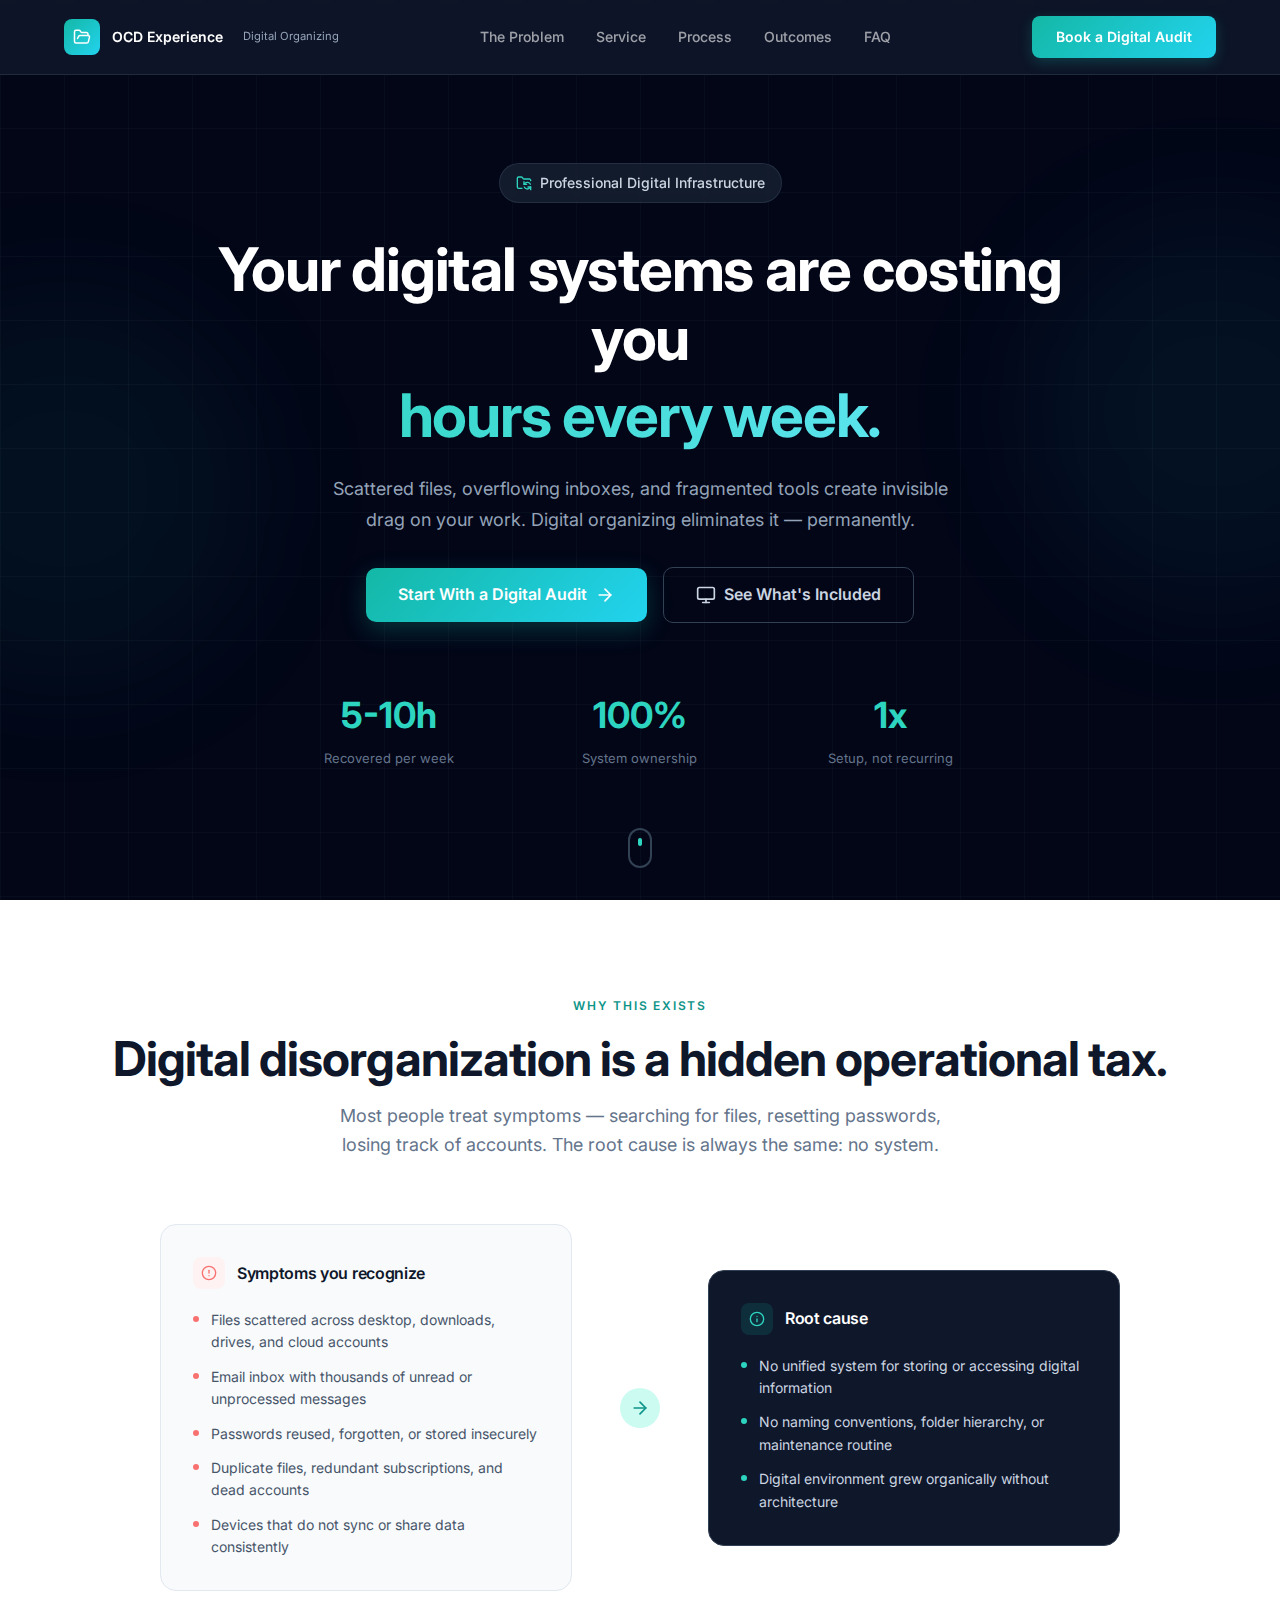
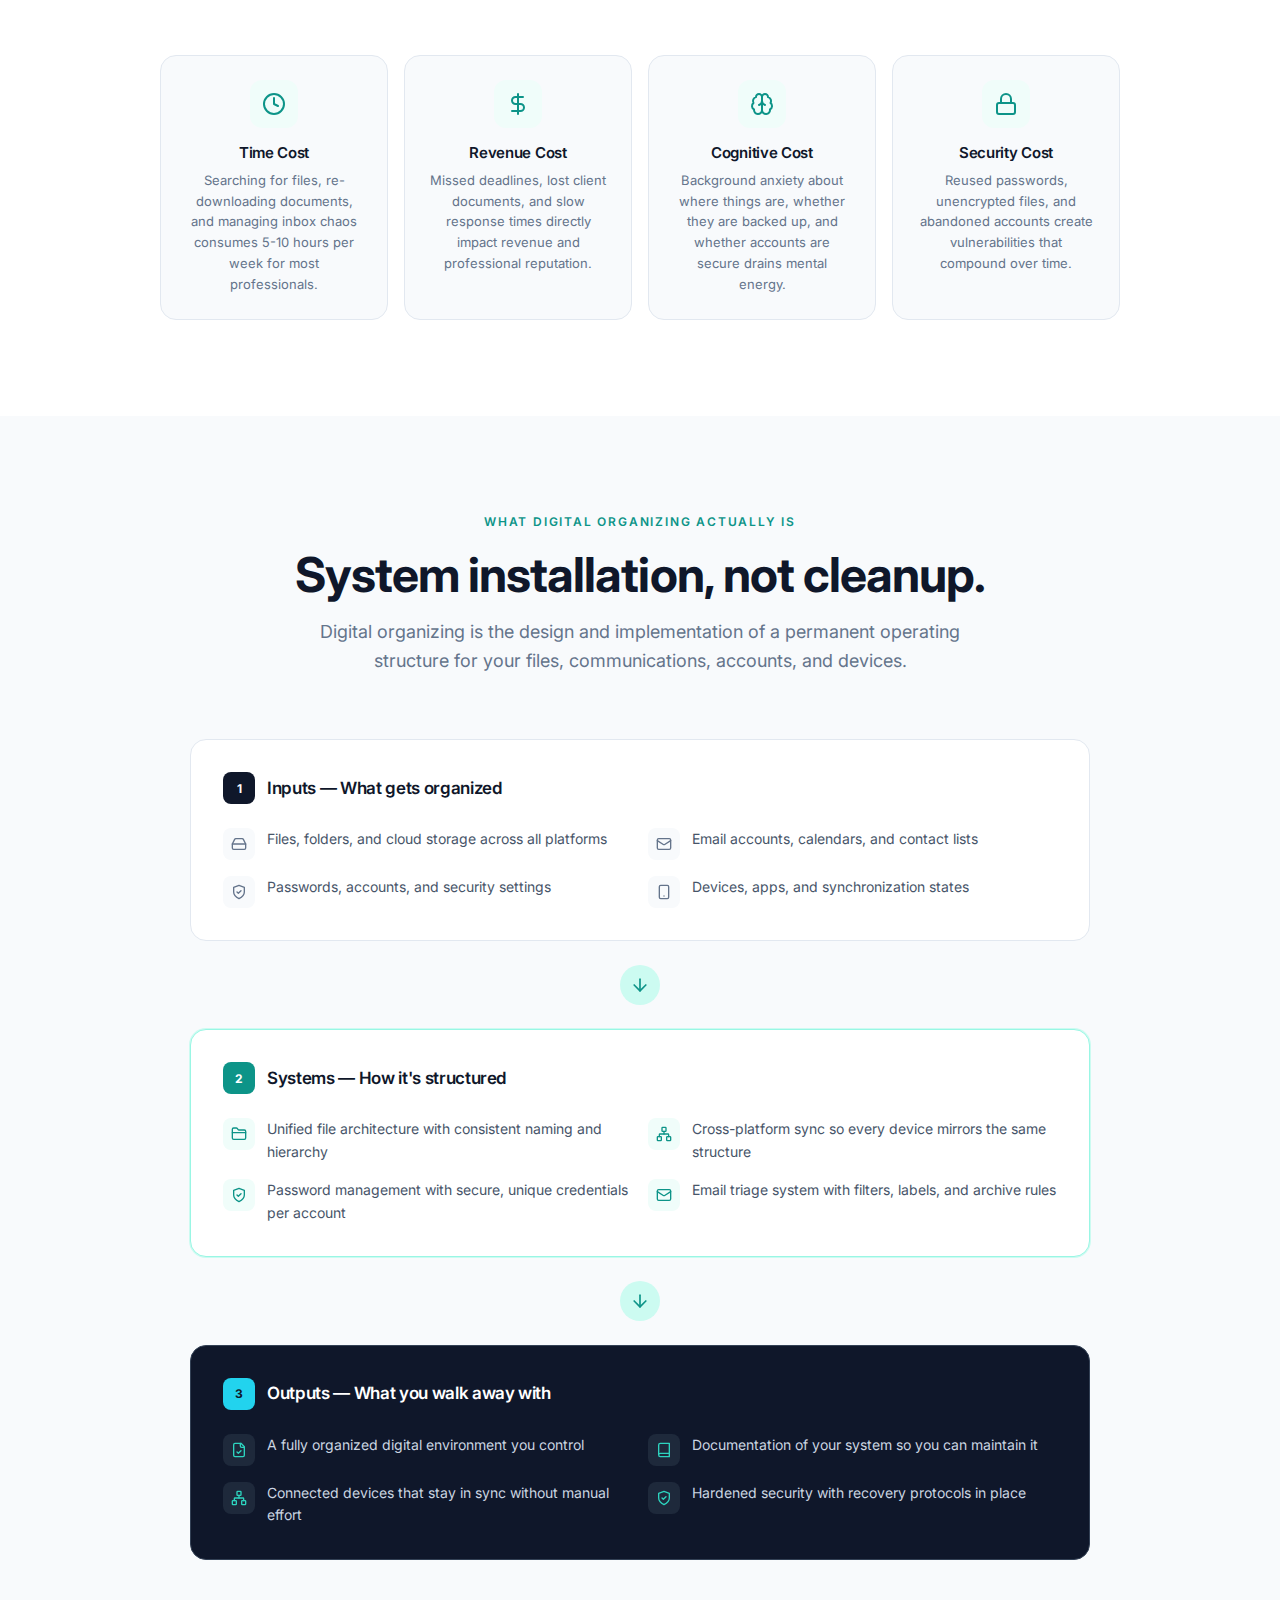
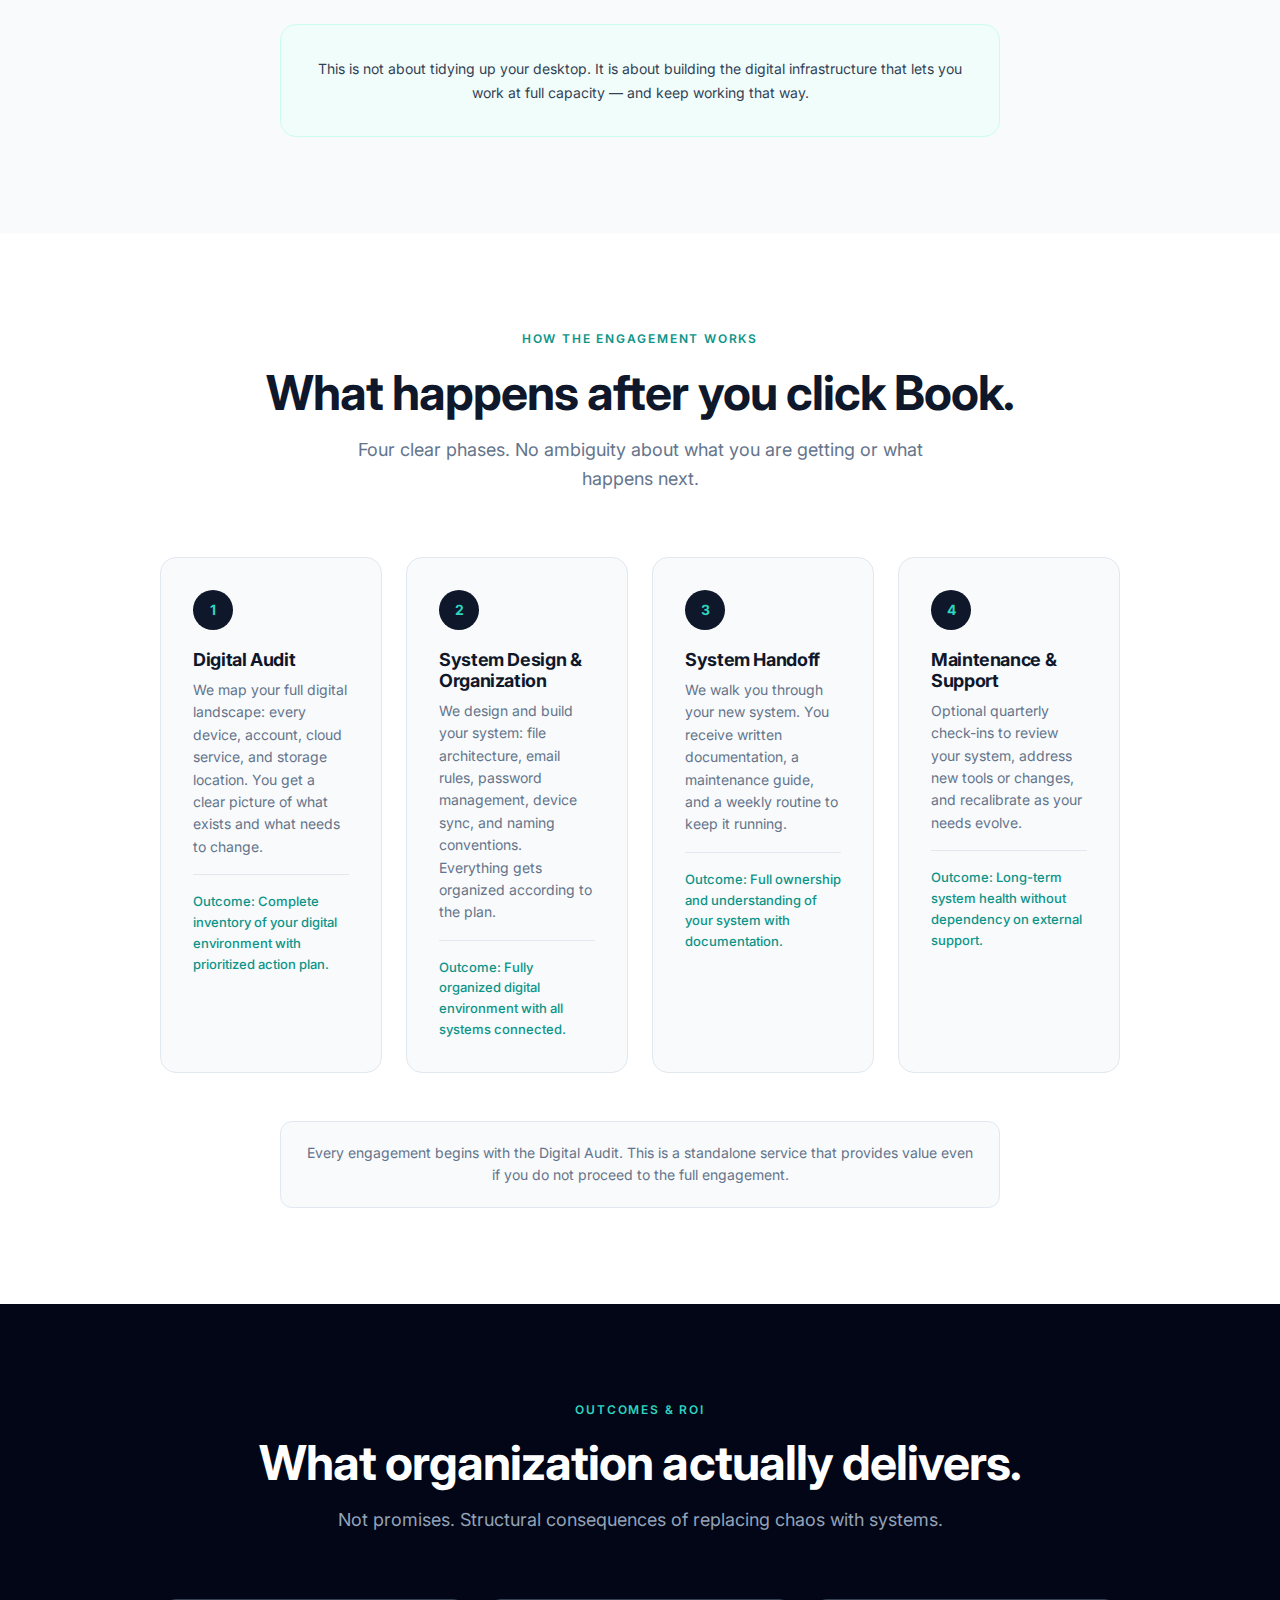
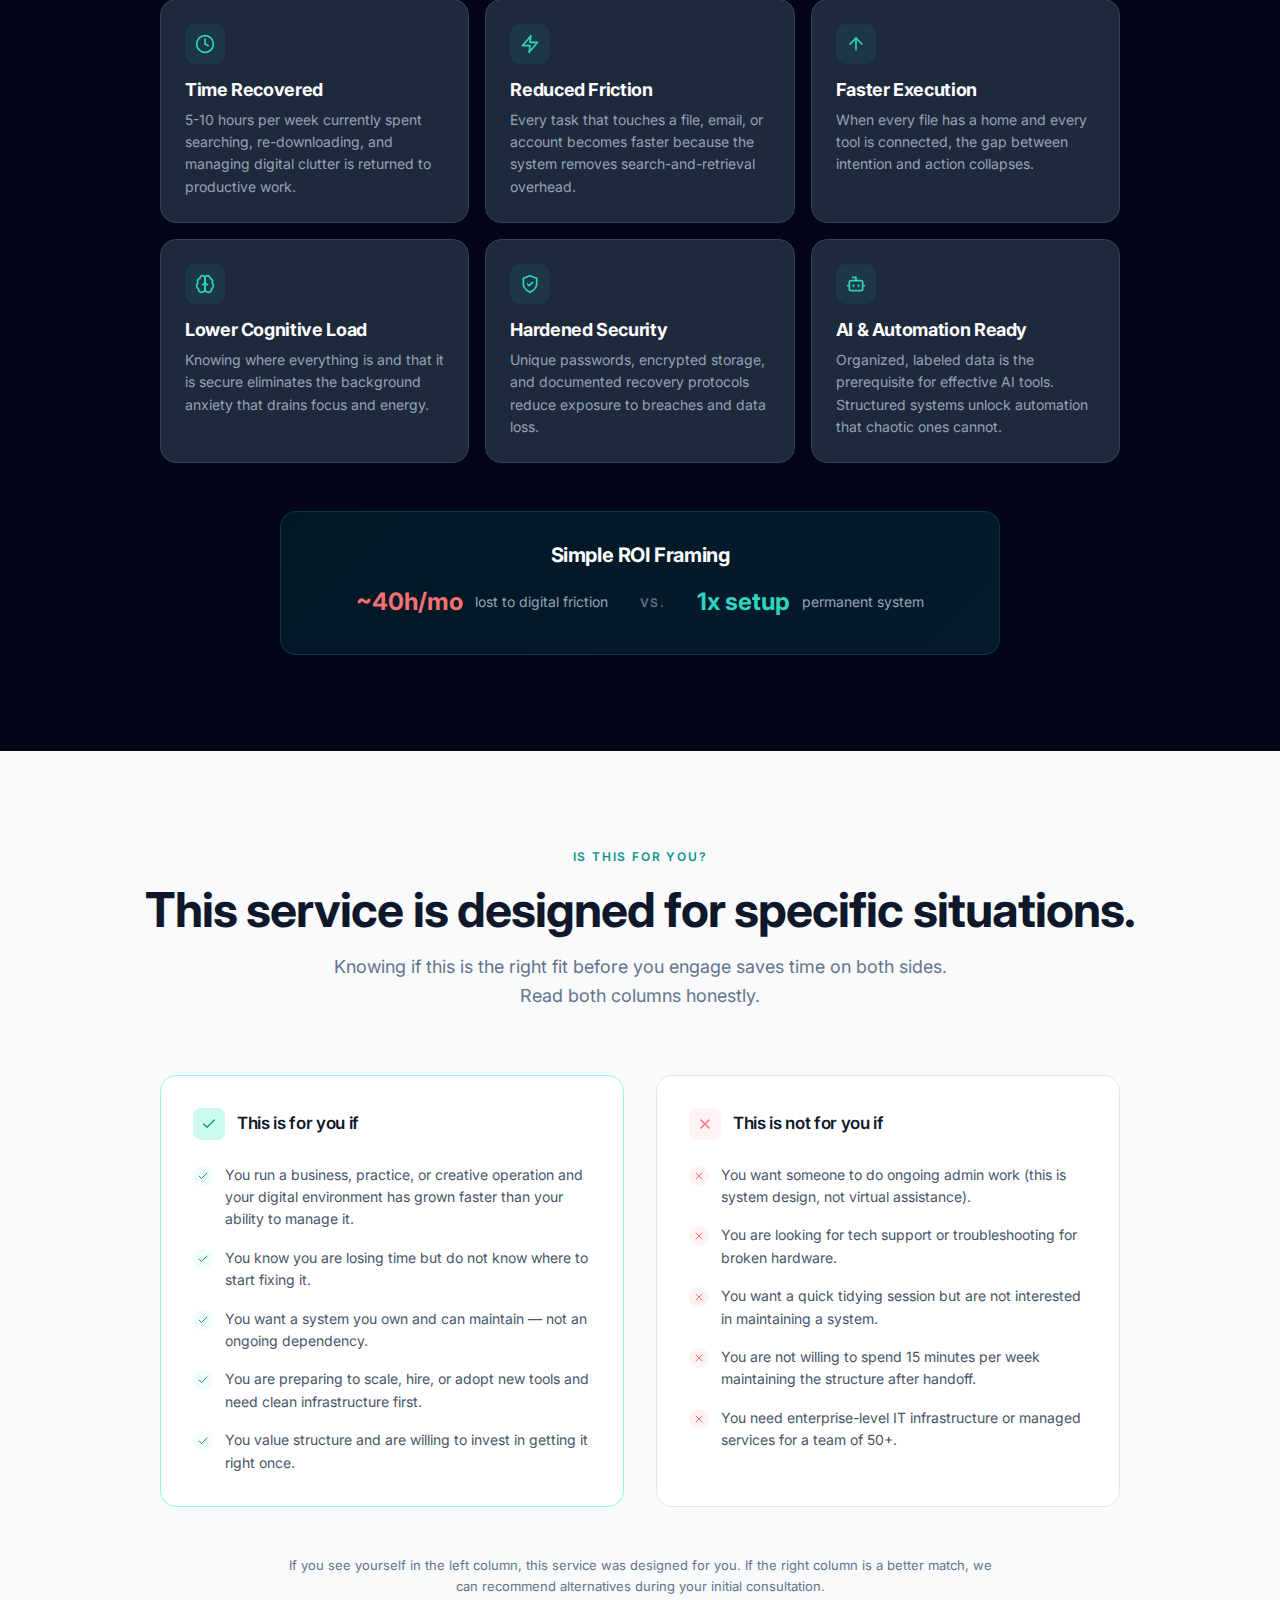
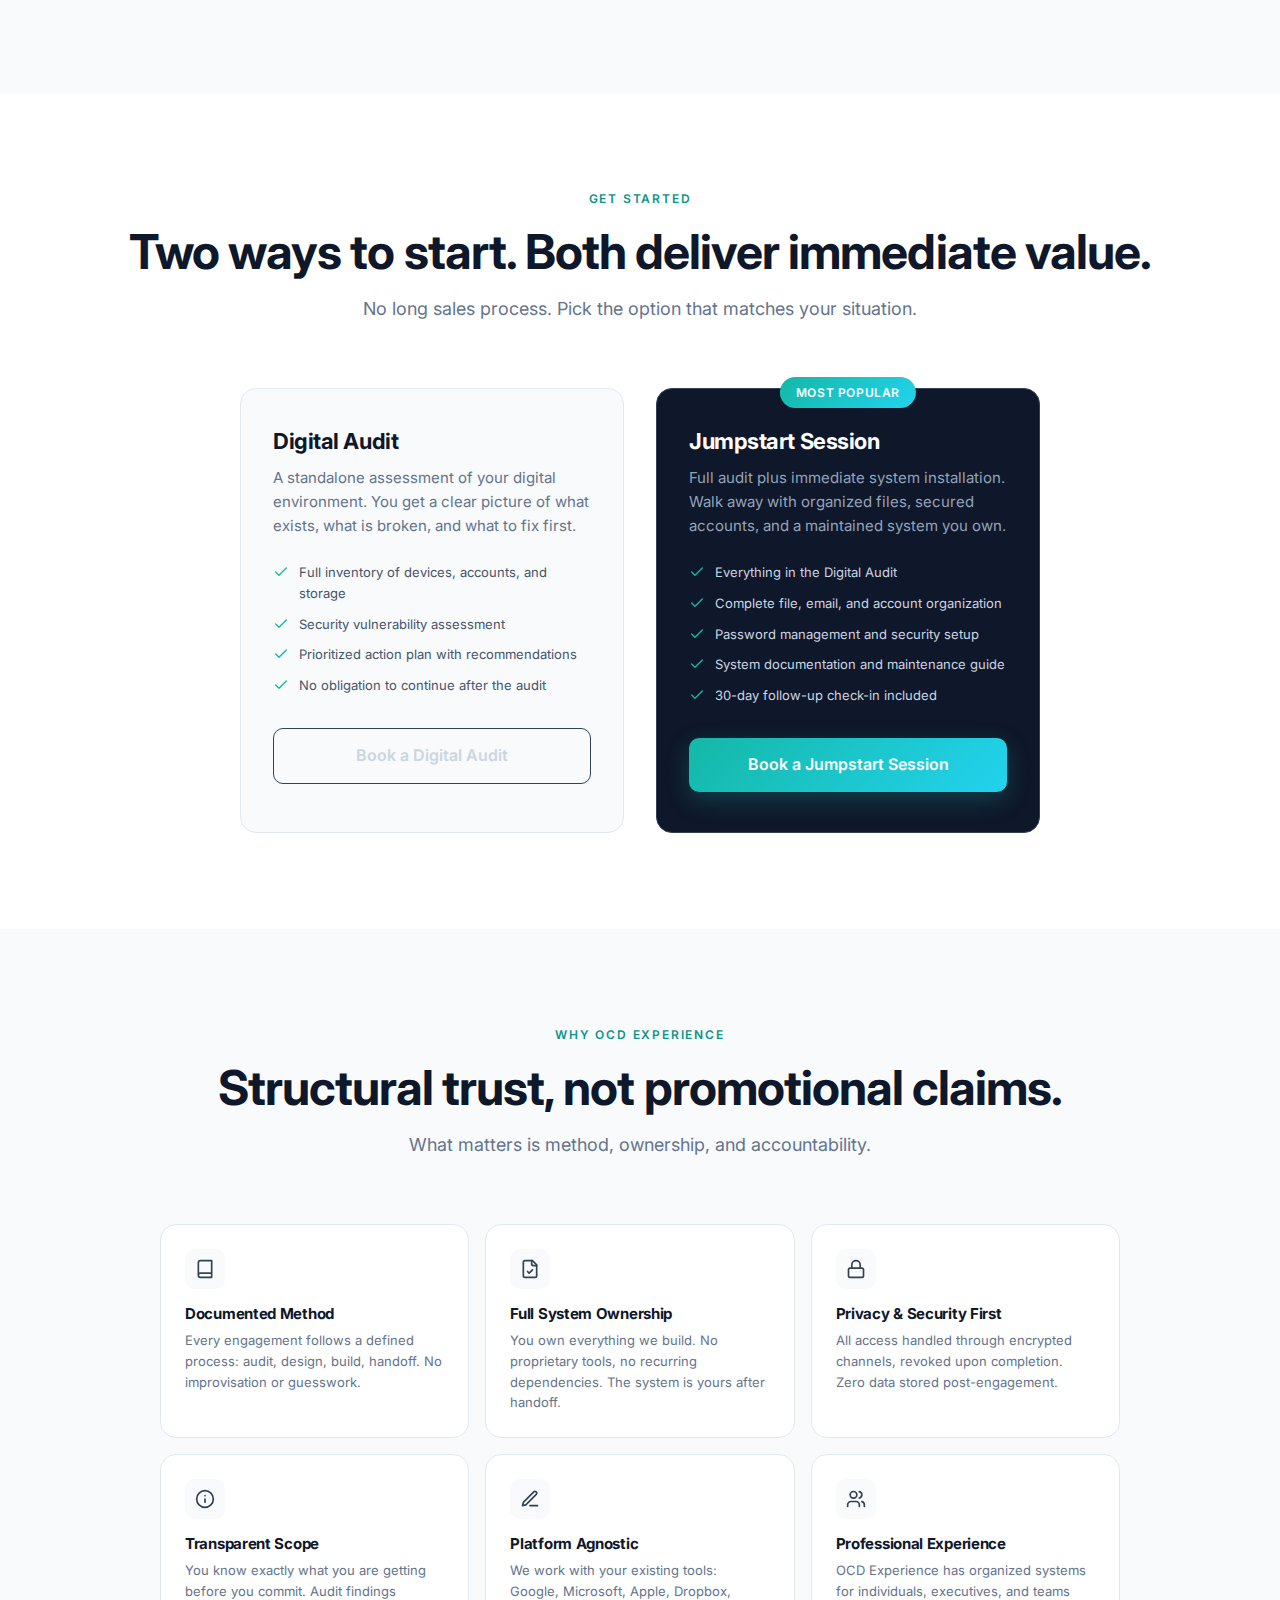
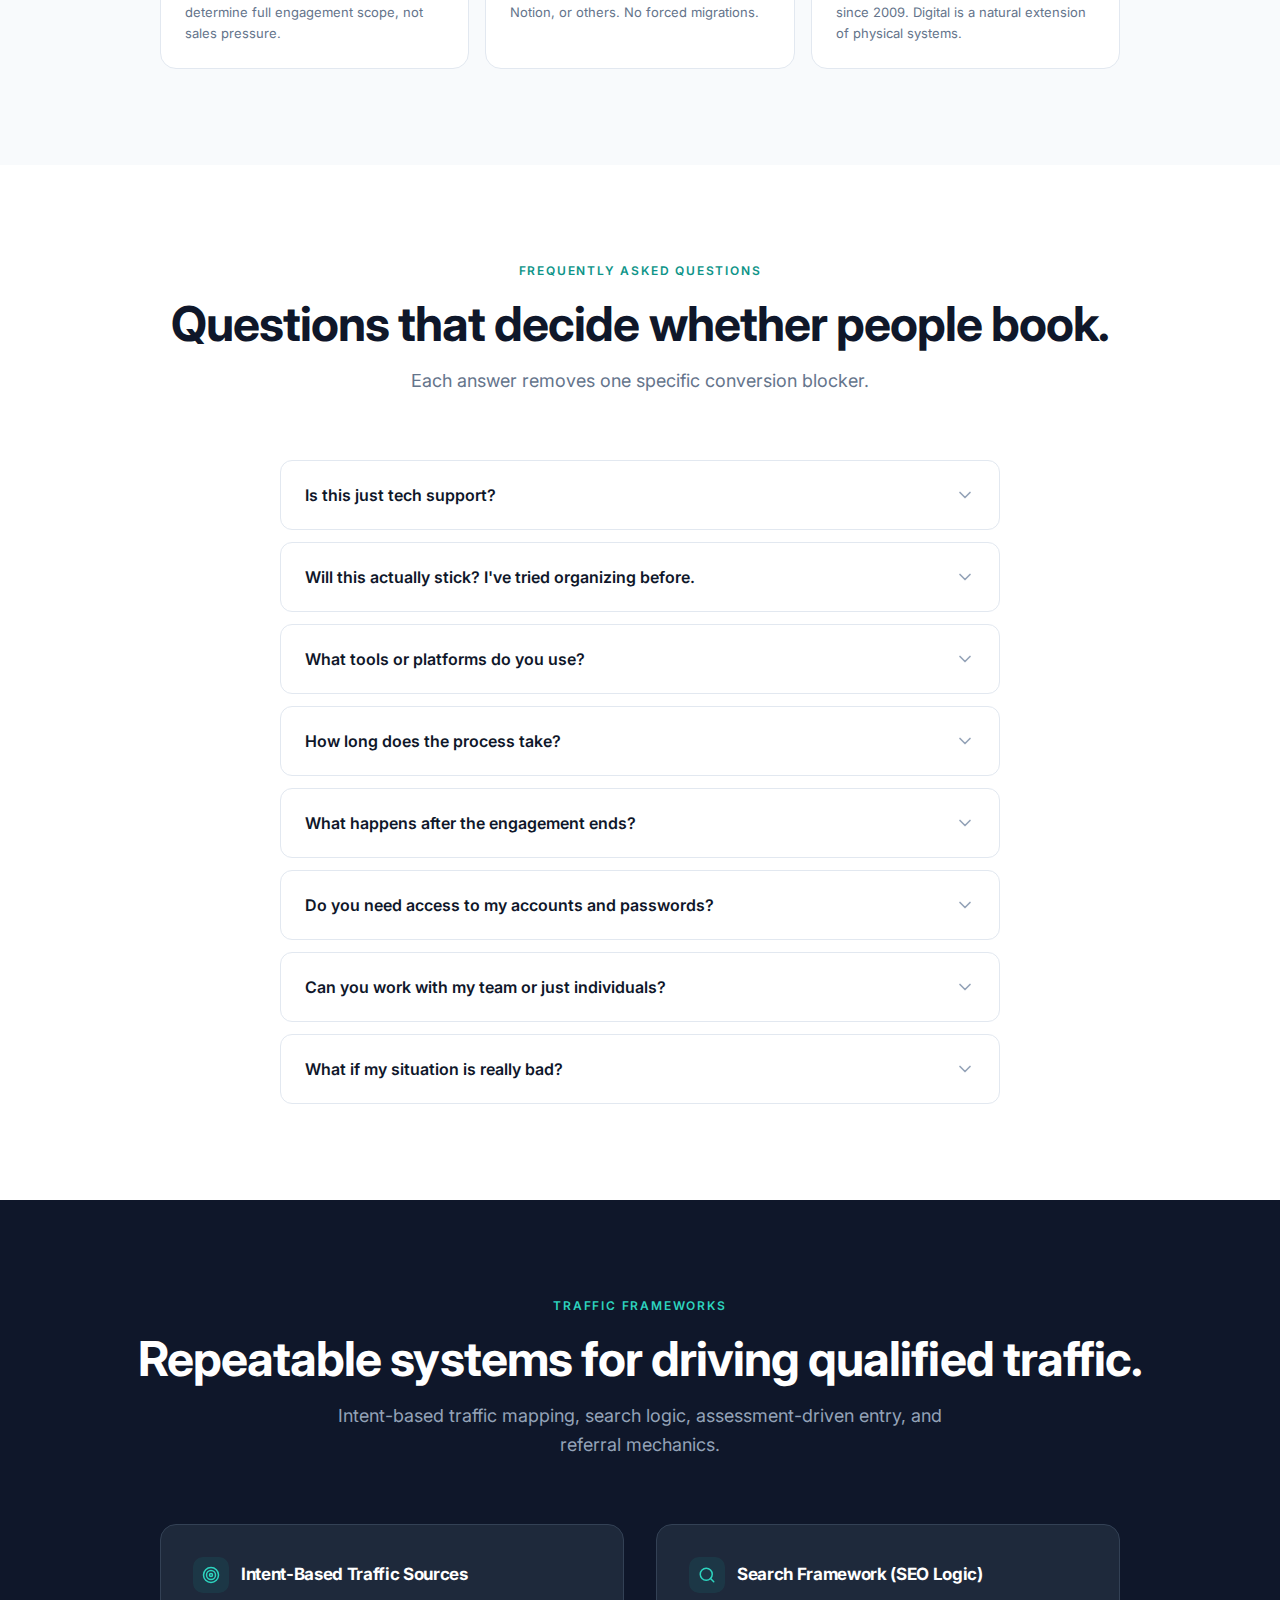
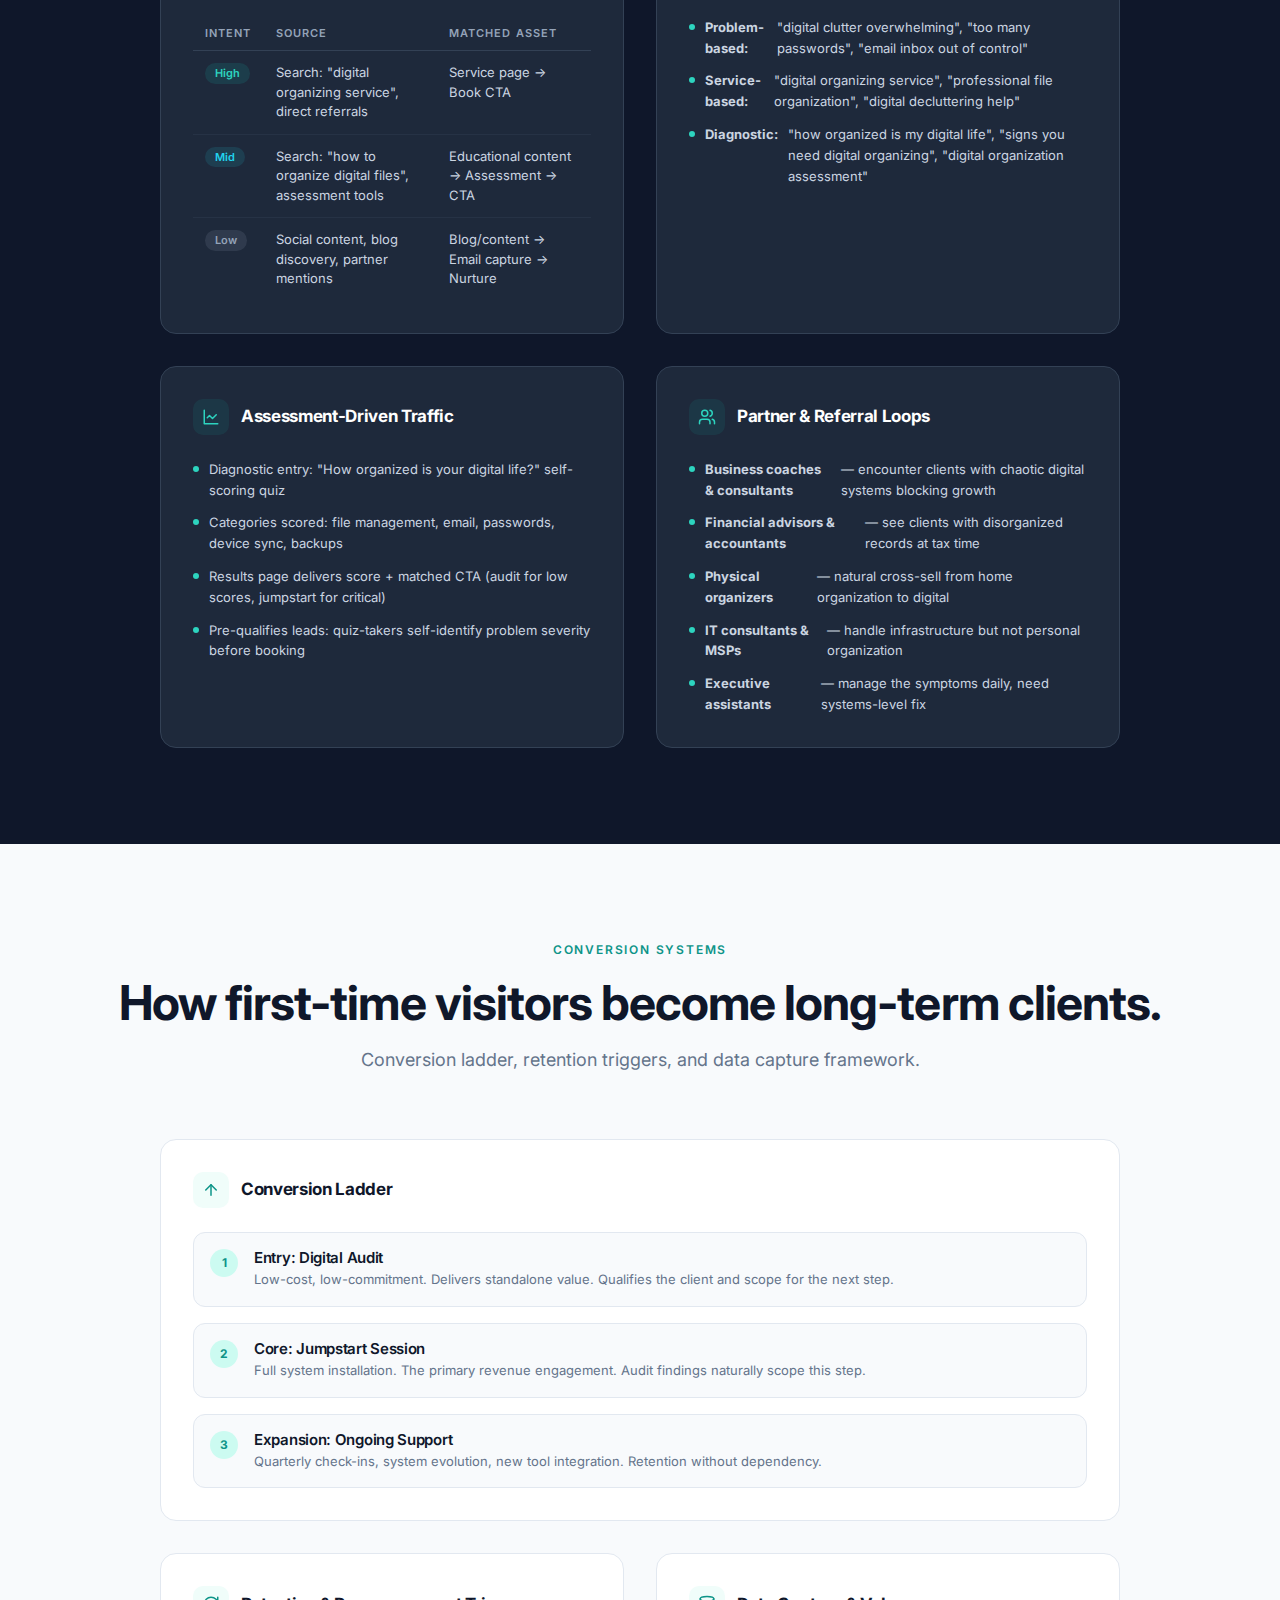
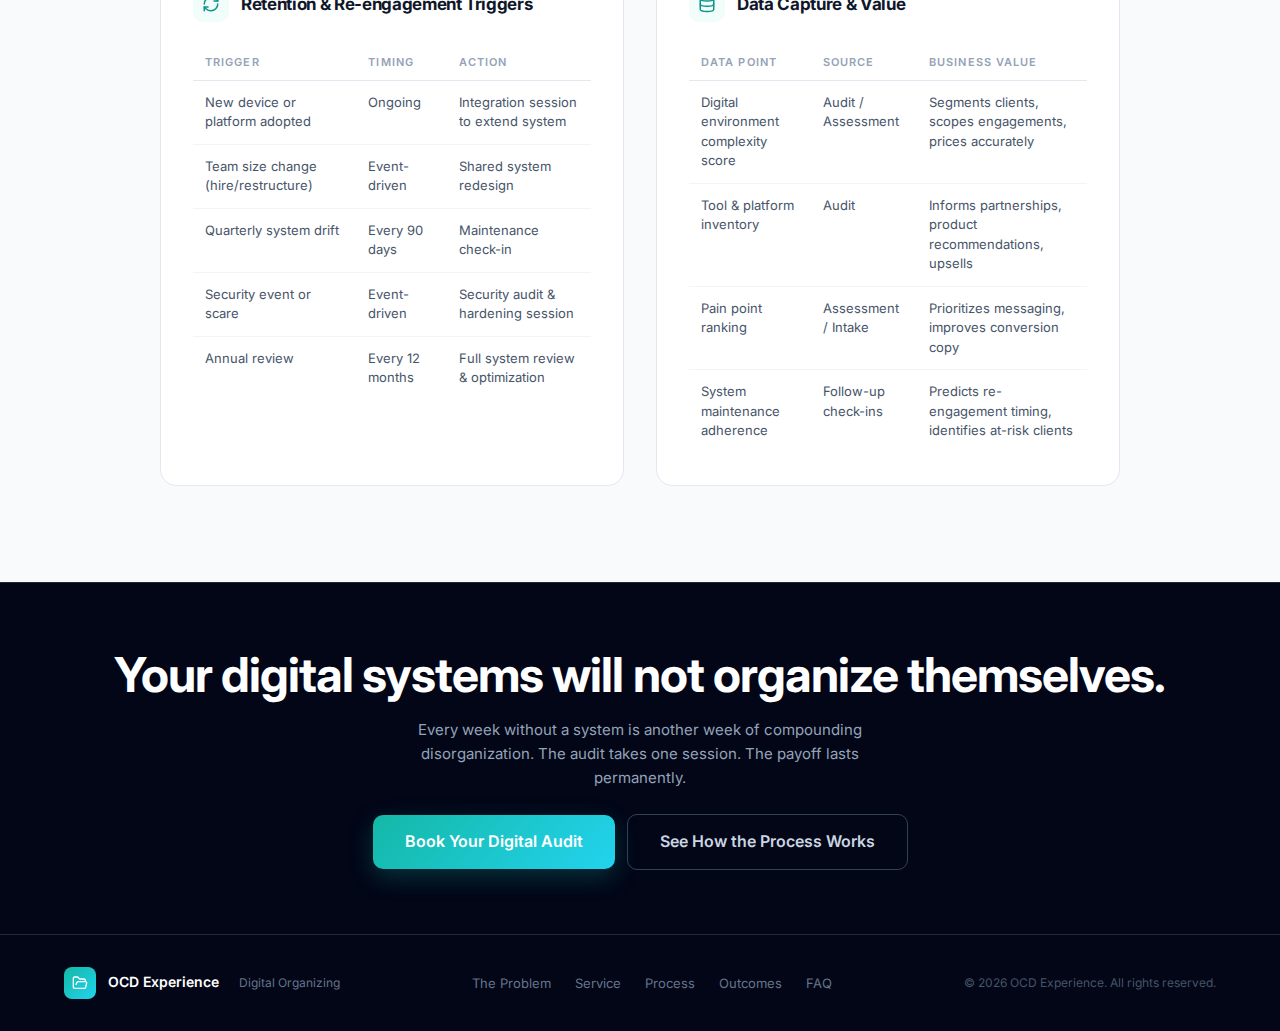
<file: public/digital-organizing/index.html>
<!DOCTYPE html>
<html lang="en">
<head>
  <meta charset="UTF-8" />
  <meta name="viewport" content="width=device-width, initial-scale=1.0" />
  <title>Digital Organizing | OCD Experience — Organize &amp; Create Discipline</title>
  <meta name="description" content="Professional digital organizing by OCD Experience. File systems, email cleanup, password security, device synchronization. One-time system installation, not recurring cleanup." />
  <link rel="preconnect" href="https://fonts.googleapis.com" />
  <link rel="preconnect" href="https://fonts.gstatic.com" crossorigin />
  <link href="https://fonts.googleapis.com/css2?family=Inter:wght@400;500;600;700&display=swap" rel="stylesheet" />
  <link rel="stylesheet" href="styles.css" />
</head>
<body>

<!-- ============================================================
     NAVIGATION
     ============================================================ -->
<nav class="do-nav">
  <div class="container">
    <div class="do-nav__inner">
      <a href="#" class="do-nav__logo">
        <div class="do-nav__logo-icon">
          <!-- folder-open icon -->
          <svg xmlns="http://www.w3.org/2000/svg" width="24" height="24" viewBox="0 0 24 24" fill="none" stroke="currentColor" stroke-width="2" stroke-linecap="round" stroke-linejoin="round"><path d="m6 14 1.5-2.9A2 2 0 0 1 9.24 10H20a2 2 0 0 1 1.94 2.5l-1.54 6a2 2 0 0 1-1.95 1.5H4a2 2 0 0 1-2-2V5a2 2 0 0 1 2-2h3.9a2 2 0 0 1 1.69.9l.81 1.2a2 2 0 0 0 1.67.9H18a2 2 0 0 1 2 2v2"/></svg>
        </div>
        <span class="do-nav__logo-text">OCD Experience</span>
        <span class="do-nav__logo-sub">Digital Organizing</span>
      </a>

      <ul class="do-nav__links">
        <li><a href="#problem">The Problem</a></li>
        <li><a href="#service">Service</a></li>
        <li><a href="#process">Process</a></li>
        <li><a href="#outcomes">Outcomes</a></li>
        <li><a href="#faq">FAQ</a></li>
      </ul>

      <a href="#book" class="do-nav__cta">Book a Digital Audit</a>

      <button class="do-nav__mobile-btn" id="mobileMenuBtn" aria-label="Toggle menu">
        <svg xmlns="http://www.w3.org/2000/svg" width="24" height="24" viewBox="0 0 24 24" fill="none" stroke="currentColor" stroke-width="2" stroke-linecap="round" stroke-linejoin="round"><line x1="4" x2="20" y1="12" y2="12"/><line x1="4" x2="20" y1="6" y2="6"/><line x1="4" x2="20" y1="18" y2="18"/></svg>
      </button>
    </div>

    <div class="do-nav__mobile-menu" id="mobileMenu">
      <a href="#problem">The Problem</a>
      <a href="#service">Service</a>
      <a href="#process">Process</a>
      <a href="#outcomes">Outcomes</a>
      <a href="#faq">FAQ</a>
      <a href="#book" class="do-nav__mobile-cta">Book a Digital Audit</a>
    </div>
  </div>
</nav>

<!-- ============================================================
     HERO
     ============================================================ -->
<section class="do-hero" id="hero">
  <div class="do-hero__grid-bg"></div>
  <div class="do-hero__glow-1"></div>
  <div class="do-hero__glow-2"></div>

  <div class="do-hero__content">
    <div class="do-hero__badge">
      <!-- folder-sync icon -->
      <svg xmlns="http://www.w3.org/2000/svg" width="24" height="24" viewBox="0 0 24 24" fill="none" stroke="currentColor" stroke-width="2" stroke-linecap="round" stroke-linejoin="round"><path d="M9 20H4a2 2 0 0 1-2-2V5a2 2 0 0 1 2-2h3.9a2 2 0 0 1 1.69.9l.81 1.2a2 2 0 0 0 1.67.9H20a2 2 0 0 1 2 2v.5"/><path d="M12 10v4h4"/><path d="m12 14 1.535-1.605a5 5 0 0 1 8 1.5"/><path d="M22 22v-4h-4"/><path d="m22 18-1.535 1.605a5 5 0 0 1-8-1.5"/></svg>
      <span>Professional Digital Infrastructure</span>
    </div>

    <h1>
      Your digital systems are costing you
      <span class="do-hero__accent">hours every week.</span>
    </h1>

    <p class="do-hero__sub">
      Scattered files, overflowing inboxes, and fragmented tools create invisible drag on your work.
      Digital organizing eliminates it &mdash; permanently.
    </p>

    <div class="do-hero__ctas">
      <a href="#book" class="btn-primary">
        Start With a Digital Audit
        <svg xmlns="http://www.w3.org/2000/svg" width="24" height="24" viewBox="0 0 24 24" fill="none" stroke="currentColor" stroke-width="2" stroke-linecap="round" stroke-linejoin="round"><path d="M5 12h14"/><path d="m12 5 7 7-7 7"/></svg>
      </a>
      <a href="#service" class="btn-outline">
        <svg xmlns="http://www.w3.org/2000/svg" width="24" height="24" viewBox="0 0 24 24" fill="none" stroke="currentColor" stroke-width="2" stroke-linecap="round" stroke-linejoin="round"><rect width="20" height="14" x="2" y="3" rx="2"/><line x1="8" x2="16" y1="21" y2="21"/><line x1="12" x2="12" y1="17" y2="21"/></svg>
        See What's Included
      </a>
    </div>

    <div class="do-hero__stats">
      <div>
        <div class="do-hero__stat-value">5-10h</div>
        <div class="do-hero__stat-label">Recovered per week</div>
      </div>
      <div>
        <div class="do-hero__stat-value">100%</div>
        <div class="do-hero__stat-label">System ownership</div>
      </div>
      <div>
        <div class="do-hero__stat-value">1x</div>
        <div class="do-hero__stat-label">Setup, not recurring</div>
      </div>
    </div>
  </div>

  <div class="do-hero__scroll">
    <div class="do-hero__scroll-dot"><span></span></div>
  </div>
</section>

<!-- ============================================================
     PROBLEM FRAMING
     ============================================================ -->
<section class="do-problem" id="problem">
  <div class="container">
    <div class="section-header">
      <p class="section-label">Why This Exists</p>
      <h2 class="text-balance">Digital disorganization is a hidden operational tax.</h2>
      <p class="section-subtitle">
        Most people treat symptoms &mdash; searching for files, resetting passwords, losing track of accounts.
        The root cause is always the same: no system.
      </p>
    </div>

    <!-- Symptoms → Root Cause -->
    <div class="do-problem__columns">
      <div class="do-problem__col">
        <div class="do-problem__col-header">
          <div class="do-problem__col-icon do-problem__col-icon--red">
            <svg xmlns="http://www.w3.org/2000/svg" width="24" height="24" viewBox="0 0 24 24" fill="none" stroke="currentColor" stroke-width="2" stroke-linecap="round" stroke-linejoin="round"><circle cx="12" cy="12" r="10"/><line x1="12" x2="12" y1="8" y2="12"/><line x1="12" x2="12.01" y1="16" y2="16"/></svg>
          </div>
          <h3 class="do-problem__col-title">Symptoms you recognize</h3>
        </div>
        <ul class="do-problem__symptom-list">
          <li class="do-problem__symptom-item"><span class="do-problem__symptom-dot do-problem__symptom-dot--red"></span> Files scattered across desktop, downloads, drives, and cloud accounts</li>
          <li class="do-problem__symptom-item"><span class="do-problem__symptom-dot do-problem__symptom-dot--red"></span> Email inbox with thousands of unread or unprocessed messages</li>
          <li class="do-problem__symptom-item"><span class="do-problem__symptom-dot do-problem__symptom-dot--red"></span> Passwords reused, forgotten, or stored insecurely</li>
          <li class="do-problem__symptom-item"><span class="do-problem__symptom-dot do-problem__symptom-dot--red"></span> Duplicate files, redundant subscriptions, and dead accounts</li>
          <li class="do-problem__symptom-item"><span class="do-problem__symptom-dot do-problem__symptom-dot--red"></span> Devices that do not sync or share data consistently</li>
        </ul>
      </div>

      <div class="do-problem__arrow">
        <div class="do-problem__arrow-icon">
          <svg xmlns="http://www.w3.org/2000/svg" width="24" height="24" viewBox="0 0 24 24" fill="none" stroke="currentColor" stroke-width="2" stroke-linecap="round" stroke-linejoin="round"><path d="M5 12h14"/><path d="m12 5 7 7-7 7"/></svg>
        </div>
      </div>

      <div class="do-problem__col do-problem__col--cause">
        <div class="do-problem__col-header">
          <div class="do-problem__col-icon do-problem__col-icon--teal">
            <svg xmlns="http://www.w3.org/2000/svg" width="24" height="24" viewBox="0 0 24 24" fill="none" stroke="currentColor" stroke-width="2" stroke-linecap="round" stroke-linejoin="round"><circle cx="12" cy="12" r="10"/><path d="M12 16v-4"/><path d="M12 8h.01"/></svg>
          </div>
          <h3 class="do-problem__col-title">Root cause</h3>
        </div>
        <ul class="do-problem__symptom-list">
          <li class="do-problem__symptom-item"><span class="do-problem__symptom-dot do-problem__symptom-dot--teal"></span> No unified system for storing or accessing digital information</li>
          <li class="do-problem__symptom-item"><span class="do-problem__symptom-dot do-problem__symptom-dot--teal"></span> No naming conventions, folder hierarchy, or maintenance routine</li>
          <li class="do-problem__symptom-item"><span class="do-problem__symptom-dot do-problem__symptom-dot--teal"></span> Digital environment grew organically without architecture</li>
        </ul>
      </div>
    </div>

    <!-- Cost cards -->
    <div class="do-problem__costs">
      <div class="do-problem__cost-card">
        <div class="do-problem__cost-icon">
          <svg xmlns="http://www.w3.org/2000/svg" width="24" height="24" viewBox="0 0 24 24" fill="none" stroke="currentColor" stroke-width="2" stroke-linecap="round" stroke-linejoin="round"><circle cx="12" cy="12" r="10"/><polyline points="12 6 12 12 16 14"/></svg>
        </div>
        <h3 class="do-problem__cost-title">Time Cost</h3>
        <p class="do-problem__cost-desc">Searching for files, re-downloading documents, and managing inbox chaos consumes 5-10 hours per week for most professionals.</p>
      </div>
      <div class="do-problem__cost-card">
        <div class="do-problem__cost-icon">
          <svg xmlns="http://www.w3.org/2000/svg" width="24" height="24" viewBox="0 0 24 24" fill="none" stroke="currentColor" stroke-width="2" stroke-linecap="round" stroke-linejoin="round"><line x1="12" x2="12" y1="2" y2="22"/><path d="M17 5H9.5a3.5 3.5 0 0 0 0 7h5a3.5 3.5 0 0 1 0 7H6"/></svg>
        </div>
        <h3 class="do-problem__cost-title">Revenue Cost</h3>
        <p class="do-problem__cost-desc">Missed deadlines, lost client documents, and slow response times directly impact revenue and professional reputation.</p>
      </div>
      <div class="do-problem__cost-card">
        <div class="do-problem__cost-icon">
          <svg xmlns="http://www.w3.org/2000/svg" width="24" height="24" viewBox="0 0 24 24" fill="none" stroke="currentColor" stroke-width="2" stroke-linecap="round" stroke-linejoin="round"><path d="M12 5a3 3 0 1 0-5.997.125 4 4 0 0 0-2.526 5.77 4 4 0 0 0 .556 6.588A4 4 0 1 0 12 18Z"/><path d="M12 5a3 3 0 1 1 5.997.125 4 4 0 0 1 2.526 5.77 4 4 0 0 1-.556 6.588A4 4 0 1 1 12 18Z"/><path d="M15 13a4.5 4.5 0 0 1-3-4 4.5 4.5 0 0 1-3 4"/><path d="M12 18v-3"/></svg>
        </div>
        <h3 class="do-problem__cost-title">Cognitive Cost</h3>
        <p class="do-problem__cost-desc">Background anxiety about where things are, whether they are backed up, and whether accounts are secure drains mental energy.</p>
      </div>
      <div class="do-problem__cost-card">
        <div class="do-problem__cost-icon">
          <svg xmlns="http://www.w3.org/2000/svg" width="24" height="24" viewBox="0 0 24 24" fill="none" stroke="currentColor" stroke-width="2" stroke-linecap="round" stroke-linejoin="round"><rect width="18" height="11" x="3" y="11" rx="2" ry="2"/><path d="M7 11V7a5 5 0 0 1 10 0v4"/></svg>
        </div>
        <h3 class="do-problem__cost-title">Security Cost</h3>
        <p class="do-problem__cost-desc">Reused passwords, unencrypted files, and abandoned accounts create vulnerabilities that compound over time.</p>
      </div>
    </div>
  </div>
</section>

<!-- ============================================================
     CLARITY SECTION (What Digital Organizing Is)
     ============================================================ -->
<section class="do-clarity" id="service">
  <div class="container">
    <div class="section-header">
      <p class="section-label">What Digital Organizing Actually Is</p>
      <h2 class="text-balance">System installation, not cleanup.</h2>
      <p class="section-subtitle">
        Digital organizing is the design and implementation of a permanent operating
        structure for your files, communications, accounts, and devices.
      </p>
    </div>

    <div class="do-clarity__flow">
      <!-- Tier 1: Inputs -->
      <div class="do-clarity__tier do-clarity__tier--inputs">
        <div class="do-clarity__tier-header">
          <div class="do-clarity__tier-num">1</div>
          <h3 class="do-clarity__tier-title">Inputs &mdash; What gets organized</h3>
        </div>
        <div class="do-clarity__tier-grid">
          <div class="do-clarity__tier-item">
            <div class="do-clarity__tier-item-icon">
              <svg xmlns="http://www.w3.org/2000/svg" width="24" height="24" viewBox="0 0 24 24" fill="none" stroke="currentColor" stroke-width="2" stroke-linecap="round" stroke-linejoin="round"><line x1="22" x2="2" y1="12" y2="12"/><path d="M5.45 5.11 2 12v6a2 2 0 0 0 2 2h16a2 2 0 0 0 2-2v-6l-3.45-6.89A2 2 0 0 0 16.76 4H7.24a2 2 0 0 0-1.79 1.11z"/></svg>
            </div>
            <span>Files, folders, and cloud storage across all platforms</span>
          </div>
          <div class="do-clarity__tier-item">
            <div class="do-clarity__tier-item-icon">
              <svg xmlns="http://www.w3.org/2000/svg" width="24" height="24" viewBox="0 0 24 24" fill="none" stroke="currentColor" stroke-width="2" stroke-linecap="round" stroke-linejoin="round"><rect width="20" height="16" x="2" y="4" rx="2"/><path d="m22 7-8.97 5.7a1.94 1.94 0 0 1-2.06 0L2 7"/></svg>
            </div>
            <span>Email accounts, calendars, and contact lists</span>
          </div>
          <div class="do-clarity__tier-item">
            <div class="do-clarity__tier-item-icon">
              <svg xmlns="http://www.w3.org/2000/svg" width="24" height="24" viewBox="0 0 24 24" fill="none" stroke="currentColor" stroke-width="2" stroke-linecap="round" stroke-linejoin="round"><path d="M12 22s8-4 8-10V5l-8-3-8 3v7c0 6 8 10 8 10"/><path d="m9 12 2 2 4-4"/></svg>
            </div>
            <span>Passwords, accounts, and security settings</span>
          </div>
          <div class="do-clarity__tier-item">
            <div class="do-clarity__tier-item-icon">
              <svg xmlns="http://www.w3.org/2000/svg" width="24" height="24" viewBox="0 0 24 24" fill="none" stroke="currentColor" stroke-width="2" stroke-linecap="round" stroke-linejoin="round"><rect width="14" height="20" x="5" y="2" rx="2" ry="2"/><path d="M12 18h.01"/></svg>
            </div>
            <span>Devices, apps, and synchronization states</span>
          </div>
        </div>
      </div>

      <!-- Arrow -->
      <div class="do-clarity__arrow">
        <div class="do-clarity__arrow-circle">
          <svg xmlns="http://www.w3.org/2000/svg" width="24" height="24" viewBox="0 0 24 24" fill="none" stroke="currentColor" stroke-width="2" stroke-linecap="round" stroke-linejoin="round"><path d="M12 5v14"/><path d="m19 12-7 7-7-7"/></svg>
        </div>
      </div>

      <!-- Tier 2: Systems -->
      <div class="do-clarity__tier do-clarity__tier--systems">
        <div class="do-clarity__tier-header">
          <div class="do-clarity__tier-num">2</div>
          <h3 class="do-clarity__tier-title">Systems &mdash; How it's structured</h3>
        </div>
        <div class="do-clarity__tier-grid">
          <div class="do-clarity__tier-item">
            <div class="do-clarity__tier-item-icon">
              <svg xmlns="http://www.w3.org/2000/svg" width="24" height="24" viewBox="0 0 24 24" fill="none" stroke="currentColor" stroke-width="2" stroke-linecap="round" stroke-linejoin="round"><path d="M20 20a2 2 0 0 0 2-2V8a2 2 0 0 0-2-2h-7.9a2 2 0 0 1-1.69-.9L9.6 3.9A2 2 0 0 0 7.93 3H4a2 2 0 0 0-2 2v13a2 2 0 0 0 2 2Z"/><path d="M2 10h20"/></svg>
            </div>
            <span>Unified file architecture with consistent naming and hierarchy</span>
          </div>
          <div class="do-clarity__tier-item">
            <div class="do-clarity__tier-item-icon">
              <svg xmlns="http://www.w3.org/2000/svg" width="24" height="24" viewBox="0 0 24 24" fill="none" stroke="currentColor" stroke-width="2" stroke-linecap="round" stroke-linejoin="round"><rect x="16" y="16" width="6" height="6" rx="1"/><rect x="2" y="16" width="6" height="6" rx="1"/><rect x="9" y="2" width="6" height="6" rx="1"/><path d="M5 16v-3a1 1 0 0 1 1-1h12a1 1 0 0 1 1 1v3"/><path d="M12 12V8"/></svg>
            </div>
            <span>Cross-platform sync so every device mirrors the same structure</span>
          </div>
          <div class="do-clarity__tier-item">
            <div class="do-clarity__tier-item-icon">
              <svg xmlns="http://www.w3.org/2000/svg" width="24" height="24" viewBox="0 0 24 24" fill="none" stroke="currentColor" stroke-width="2" stroke-linecap="round" stroke-linejoin="round"><path d="M12 22s8-4 8-10V5l-8-3-8 3v7c0 6 8 10 8 10"/><path d="m9 12 2 2 4-4"/></svg>
            </div>
            <span>Password management with secure, unique credentials per account</span>
          </div>
          <div class="do-clarity__tier-item">
            <div class="do-clarity__tier-item-icon">
              <svg xmlns="http://www.w3.org/2000/svg" width="24" height="24" viewBox="0 0 24 24" fill="none" stroke="currentColor" stroke-width="2" stroke-linecap="round" stroke-linejoin="round"><rect width="20" height="16" x="2" y="4" rx="2"/><path d="m22 7-8.97 5.7a1.94 1.94 0 0 1-2.06 0L2 7"/></svg>
            </div>
            <span>Email triage system with filters, labels, and archive rules</span>
          </div>
        </div>
      </div>

      <!-- Arrow -->
      <div class="do-clarity__arrow">
        <div class="do-clarity__arrow-circle">
          <svg xmlns="http://www.w3.org/2000/svg" width="24" height="24" viewBox="0 0 24 24" fill="none" stroke="currentColor" stroke-width="2" stroke-linecap="round" stroke-linejoin="round"><path d="M12 5v14"/><path d="m19 12-7 7-7-7"/></svg>
        </div>
      </div>

      <!-- Tier 3: Outputs -->
      <div class="do-clarity__tier do-clarity__tier--outputs">
        <div class="do-clarity__tier-header">
          <div class="do-clarity__tier-num">3</div>
          <h3 class="do-clarity__tier-title">Outputs &mdash; What you walk away with</h3>
        </div>
        <div class="do-clarity__tier-grid">
          <div class="do-clarity__tier-item">
            <div class="do-clarity__tier-item-icon">
              <svg xmlns="http://www.w3.org/2000/svg" width="24" height="24" viewBox="0 0 24 24" fill="none" stroke="currentColor" stroke-width="2" stroke-linecap="round" stroke-linejoin="round"><path d="M15 2H6a2 2 0 0 0-2 2v16a2 2 0 0 0 2 2h12a2 2 0 0 0 2-2V7Z"/><path d="M14 2v4a2 2 0 0 0 2 2h4"/><path d="m9 15 2 2 4-4"/></svg>
            </div>
            <span>A fully organized digital environment you control</span>
          </div>
          <div class="do-clarity__tier-item">
            <div class="do-clarity__tier-item-icon">
              <svg xmlns="http://www.w3.org/2000/svg" width="24" height="24" viewBox="0 0 24 24" fill="none" stroke="currentColor" stroke-width="2" stroke-linecap="round" stroke-linejoin="round"><path d="M4 19.5v-15A2.5 2.5 0 0 1 6.5 2H20v20H6.5a2.5 2.5 0 0 1 0-5H20"/></svg>
            </div>
            <span>Documentation of your system so you can maintain it</span>
          </div>
          <div class="do-clarity__tier-item">
            <div class="do-clarity__tier-item-icon">
              <svg xmlns="http://www.w3.org/2000/svg" width="24" height="24" viewBox="0 0 24 24" fill="none" stroke="currentColor" stroke-width="2" stroke-linecap="round" stroke-linejoin="round"><rect x="16" y="16" width="6" height="6" rx="1"/><rect x="2" y="16" width="6" height="6" rx="1"/><rect x="9" y="2" width="6" height="6" rx="1"/><path d="M5 16v-3a1 1 0 0 1 1-1h12a1 1 0 0 1 1 1v3"/><path d="M12 12V8"/></svg>
            </div>
            <span>Connected devices that stay in sync without manual effort</span>
          </div>
          <div class="do-clarity__tier-item">
            <div class="do-clarity__tier-item-icon">
              <svg xmlns="http://www.w3.org/2000/svg" width="24" height="24" viewBox="0 0 24 24" fill="none" stroke="currentColor" stroke-width="2" stroke-linecap="round" stroke-linejoin="round"><path d="M12 22s8-4 8-10V5l-8-3-8 3v7c0 6 8 10 8 10"/><path d="m9 12 2 2 4-4"/></svg>
            </div>
            <span>Hardened security with recovery protocols in place</span>
          </div>
        </div>
      </div>
    </div>

    <div class="do-clarity__reframe">
      <p>
        This is not about tidying up your desktop. It is about building the digital
        infrastructure that lets you work at full capacity &mdash; and keep working that way.
      </p>
    </div>
  </div>
</section>

<!-- ============================================================
     PROCESS SECTION
     ============================================================ -->
<section class="do-process" id="process">
  <div class="container">
    <div class="section-header">
      <p class="section-label">How the Engagement Works</p>
      <h2 class="text-balance">What happens after you click Book.</h2>
      <p class="section-subtitle">
        Four clear phases. No ambiguity about what you are getting or what happens next.
      </p>
    </div>

    <div class="do-process__steps">
      <div class="do-process__step">
        <div class="do-process__step-num">1</div>
        <h3>Digital Audit</h3>
        <p class="do-process__step-desc">
          We map your full digital landscape: every device, account, cloud service, and storage location.
          You get a clear picture of what exists and what needs to change.
        </p>
        <p class="do-process__step-outcome">Outcome: Complete inventory of your digital environment with prioritized action plan.</p>
      </div>

      <div class="do-process__step">
        <div class="do-process__step-num">2</div>
        <h3>System Design &amp; Organization</h3>
        <p class="do-process__step-desc">
          We design and build your system: file architecture, email rules, password management,
          device sync, and naming conventions. Everything gets organized according to the plan.
        </p>
        <p class="do-process__step-outcome">Outcome: Fully organized digital environment with all systems connected.</p>
      </div>

      <div class="do-process__step">
        <div class="do-process__step-num">3</div>
        <h3>System Handoff</h3>
        <p class="do-process__step-desc">
          We walk you through your new system. You receive written documentation,
          a maintenance guide, and a weekly routine to keep it running.
        </p>
        <p class="do-process__step-outcome">Outcome: Full ownership and understanding of your system with documentation.</p>
      </div>

      <div class="do-process__step">
        <div class="do-process__step-num">4</div>
        <h3>Maintenance &amp; Support</h3>
        <p class="do-process__step-desc">
          Optional quarterly check-ins to review your system, address new tools or changes,
          and recalibrate as your needs evolve.
        </p>
        <p class="do-process__step-outcome">Outcome: Long-term system health without dependency on external support.</p>
      </div>
    </div>

    <div class="do-process__note">
      <p>Every engagement begins with the Digital Audit. This is a standalone service that provides value even if you do not proceed to the full engagement.</p>
    </div>
  </div>
</section>

<!-- ============================================================
     OUTCOMES & ROI
     ============================================================ -->
<section class="do-outcomes" id="outcomes">
  <div class="container">
    <div class="section-header">
      <p class="section-label">Outcomes &amp; ROI</p>
      <h2 class="text-balance">What organization actually delivers.</h2>
      <p class="section-subtitle">
        Not promises. Structural consequences of replacing chaos with systems.
      </p>
    </div>

    <div class="do-outcomes__grid">
      <div class="do-outcomes__card">
        <div class="do-outcomes__card-icon">
          <svg xmlns="http://www.w3.org/2000/svg" width="24" height="24" viewBox="0 0 24 24" fill="none" stroke="currentColor" stroke-width="2" stroke-linecap="round" stroke-linejoin="round"><circle cx="12" cy="12" r="10"/><polyline points="12 6 12 12 16 14"/></svg>
        </div>
        <h3>Time Recovered</h3>
        <p>5-10 hours per week currently spent searching, re-downloading, and managing digital clutter is returned to productive work.</p>
      </div>
      <div class="do-outcomes__card">
        <div class="do-outcomes__card-icon">
          <svg xmlns="http://www.w3.org/2000/svg" width="24" height="24" viewBox="0 0 24 24" fill="none" stroke="currentColor" stroke-width="2" stroke-linecap="round" stroke-linejoin="round"><path d="M13 2 3 14h9l-1 8 10-12h-9l1-8z"/></svg>
        </div>
        <h3>Reduced Friction</h3>
        <p>Every task that touches a file, email, or account becomes faster because the system removes search-and-retrieval overhead.</p>
      </div>
      <div class="do-outcomes__card">
        <div class="do-outcomes__card-icon">
          <svg xmlns="http://www.w3.org/2000/svg" width="24" height="24" viewBox="0 0 24 24" fill="none" stroke="currentColor" stroke-width="2" stroke-linecap="round" stroke-linejoin="round"><path d="m5 12 7-7 7 7"/><path d="M12 19V5"/></svg>
        </div>
        <h3>Faster Execution</h3>
        <p>When every file has a home and every tool is connected, the gap between intention and action collapses.</p>
      </div>
      <div class="do-outcomes__card">
        <div class="do-outcomes__card-icon">
          <svg xmlns="http://www.w3.org/2000/svg" width="24" height="24" viewBox="0 0 24 24" fill="none" stroke="currentColor" stroke-width="2" stroke-linecap="round" stroke-linejoin="round"><path d="M12 5a3 3 0 1 0-5.997.125 4 4 0 0 0-2.526 5.77 4 4 0 0 0 .556 6.588A4 4 0 1 0 12 18Z"/><path d="M12 5a3 3 0 1 1 5.997.125 4 4 0 0 1 2.526 5.77 4 4 0 0 1-.556 6.588A4 4 0 1 1 12 18Z"/><path d="M15 13a4.5 4.5 0 0 1-3-4 4.5 4.5 0 0 1-3 4"/><path d="M12 18v-3"/></svg>
        </div>
        <h3>Lower Cognitive Load</h3>
        <p>Knowing where everything is and that it is secure eliminates the background anxiety that drains focus and energy.</p>
      </div>
      <div class="do-outcomes__card">
        <div class="do-outcomes__card-icon">
          <svg xmlns="http://www.w3.org/2000/svg" width="24" height="24" viewBox="0 0 24 24" fill="none" stroke="currentColor" stroke-width="2" stroke-linecap="round" stroke-linejoin="round"><path d="M12 22s8-4 8-10V5l-8-3-8 3v7c0 6 8 10 8 10"/><path d="m9 12 2 2 4-4"/></svg>
        </div>
        <h3>Hardened Security</h3>
        <p>Unique passwords, encrypted storage, and documented recovery protocols reduce exposure to breaches and data loss.</p>
      </div>
      <div class="do-outcomes__card">
        <div class="do-outcomes__card-icon">
          <svg xmlns="http://www.w3.org/2000/svg" width="24" height="24" viewBox="0 0 24 24" fill="none" stroke="currentColor" stroke-width="2" stroke-linecap="round" stroke-linejoin="round"><path d="M12 8V4H8"/><rect width="16" height="12" x="4" y="8" rx="2"/><path d="M2 14h2"/><path d="M20 14h2"/><path d="M15 13v2"/><path d="M9 13v2"/></svg>
        </div>
        <h3>AI &amp; Automation Ready</h3>
        <p>Organized, labeled data is the prerequisite for effective AI tools. Structured systems unlock automation that chaotic ones cannot.</p>
      </div>
    </div>

    <!-- ROI box -->
    <div class="do-outcomes__roi">
      <h3>Simple ROI Framing</h3>
      <div class="do-outcomes__roi-compare">
        <div class="do-outcomes__roi-item do-outcomes__roi-item--cost">
          <span>~40h/mo</span>
          <span>lost to digital friction</span>
        </div>
        <div class="do-outcomes__roi-vs">vs.</div>
        <div class="do-outcomes__roi-item do-outcomes__roi-item--invest">
          <span>1x setup</span>
          <span>permanent system</span>
        </div>
      </div>
    </div>
  </div>
</section>

<!-- ============================================================
     FIT FILTER
     ============================================================ -->
<section class="do-fit" id="fit">
  <div class="container">
    <div class="section-header">
      <p class="section-label">Is This for You?</p>
      <h2 class="text-balance">This service is designed for specific situations.</h2>
      <p class="section-subtitle">
        Knowing if this is the right fit before you engage saves time on both sides.
        Read both columns honestly.
      </p>
    </div>

    <div class="do-fit__columns">
      <!-- Good fit -->
      <div class="do-fit__col do-fit__col--good">
        <div class="do-fit__col-header">
          <div class="do-fit__col-icon do-fit__col-icon--good">
            <svg xmlns="http://www.w3.org/2000/svg" width="24" height="24" viewBox="0 0 24 24" fill="none" stroke="currentColor" stroke-width="2" stroke-linecap="round" stroke-linejoin="round"><polyline points="20 6 9 17 4 12"/></svg>
          </div>
          <h3 class="do-fit__col-title">This is for you if</h3>
        </div>
        <ul class="do-fit__list">
          <li class="do-fit__list-item">
            <span class="do-fit__list-dot do-fit__list-dot--good"><svg xmlns="http://www.w3.org/2000/svg" width="24" height="24" viewBox="0 0 24 24" fill="none" stroke="currentColor" stroke-width="2" stroke-linecap="round" stroke-linejoin="round"><polyline points="20 6 9 17 4 12"/></svg></span>
            You run a business, practice, or creative operation and your digital environment has grown faster than your ability to manage it.
          </li>
          <li class="do-fit__list-item">
            <span class="do-fit__list-dot do-fit__list-dot--good"><svg xmlns="http://www.w3.org/2000/svg" width="24" height="24" viewBox="0 0 24 24" fill="none" stroke="currentColor" stroke-width="2" stroke-linecap="round" stroke-linejoin="round"><polyline points="20 6 9 17 4 12"/></svg></span>
            You know you are losing time but do not know where to start fixing it.
          </li>
          <li class="do-fit__list-item">
            <span class="do-fit__list-dot do-fit__list-dot--good"><svg xmlns="http://www.w3.org/2000/svg" width="24" height="24" viewBox="0 0 24 24" fill="none" stroke="currentColor" stroke-width="2" stroke-linecap="round" stroke-linejoin="round"><polyline points="20 6 9 17 4 12"/></svg></span>
            You want a system you own and can maintain &mdash; not an ongoing dependency.
          </li>
          <li class="do-fit__list-item">
            <span class="do-fit__list-dot do-fit__list-dot--good"><svg xmlns="http://www.w3.org/2000/svg" width="24" height="24" viewBox="0 0 24 24" fill="none" stroke="currentColor" stroke-width="2" stroke-linecap="round" stroke-linejoin="round"><polyline points="20 6 9 17 4 12"/></svg></span>
            You are preparing to scale, hire, or adopt new tools and need clean infrastructure first.
          </li>
          <li class="do-fit__list-item">
            <span class="do-fit__list-dot do-fit__list-dot--good"><svg xmlns="http://www.w3.org/2000/svg" width="24" height="24" viewBox="0 0 24 24" fill="none" stroke="currentColor" stroke-width="2" stroke-linecap="round" stroke-linejoin="round"><polyline points="20 6 9 17 4 12"/></svg></span>
            You value structure and are willing to invest in getting it right once.
          </li>
        </ul>
      </div>

      <!-- Bad fit -->
      <div class="do-fit__col do-fit__col--bad">
        <div class="do-fit__col-header">
          <div class="do-fit__col-icon do-fit__col-icon--bad">
            <svg xmlns="http://www.w3.org/2000/svg" width="24" height="24" viewBox="0 0 24 24" fill="none" stroke="currentColor" stroke-width="2" stroke-linecap="round" stroke-linejoin="round"><path d="M18 6 6 18"/><path d="m6 6 12 12"/></svg>
          </div>
          <h3 class="do-fit__col-title">This is not for you if</h3>
        </div>
        <ul class="do-fit__list">
          <li class="do-fit__list-item">
            <span class="do-fit__list-dot do-fit__list-dot--bad"><svg xmlns="http://www.w3.org/2000/svg" width="24" height="24" viewBox="0 0 24 24" fill="none" stroke="currentColor" stroke-width="2" stroke-linecap="round" stroke-linejoin="round"><path d="M18 6 6 18"/><path d="m6 6 12 12"/></svg></span>
            You want someone to do ongoing admin work (this is system design, not virtual assistance).
          </li>
          <li class="do-fit__list-item">
            <span class="do-fit__list-dot do-fit__list-dot--bad"><svg xmlns="http://www.w3.org/2000/svg" width="24" height="24" viewBox="0 0 24 24" fill="none" stroke="currentColor" stroke-width="2" stroke-linecap="round" stroke-linejoin="round"><path d="M18 6 6 18"/><path d="m6 6 12 12"/></svg></span>
            You are looking for tech support or troubleshooting for broken hardware.
          </li>
          <li class="do-fit__list-item">
            <span class="do-fit__list-dot do-fit__list-dot--bad"><svg xmlns="http://www.w3.org/2000/svg" width="24" height="24" viewBox="0 0 24 24" fill="none" stroke="currentColor" stroke-width="2" stroke-linecap="round" stroke-linejoin="round"><path d="M18 6 6 18"/><path d="m6 6 12 12"/></svg></span>
            You want a quick tidying session but are not interested in maintaining a system.
          </li>
          <li class="do-fit__list-item">
            <span class="do-fit__list-dot do-fit__list-dot--bad"><svg xmlns="http://www.w3.org/2000/svg" width="24" height="24" viewBox="0 0 24 24" fill="none" stroke="currentColor" stroke-width="2" stroke-linecap="round" stroke-linejoin="round"><path d="M18 6 6 18"/><path d="m6 6 12 12"/></svg></span>
            You are not willing to spend 15 minutes per week maintaining the structure after handoff.
          </li>
          <li class="do-fit__list-item">
            <span class="do-fit__list-dot do-fit__list-dot--bad"><svg xmlns="http://www.w3.org/2000/svg" width="24" height="24" viewBox="0 0 24 24" fill="none" stroke="currentColor" stroke-width="2" stroke-linecap="round" stroke-linejoin="round"><path d="M18 6 6 18"/><path d="m6 6 12 12"/></svg></span>
            You need enterprise-level IT infrastructure or managed services for a team of 50+.
          </li>
        </ul>
      </div>
    </div>

    <p class="do-fit__note">
      If you see yourself in the left column, this service was designed for you.
      If the right column is a better match, we can recommend alternatives during your initial consultation.
    </p>
  </div>
</section>

<!-- ============================================================
     CONVERSION / ENTRY OFFERS
     ============================================================ -->
<section class="do-conversion" id="book">
  <div class="container">
    <div class="section-header">
      <p class="section-label">Get Started</p>
      <h2 class="text-balance">Two ways to start. Both deliver immediate value.</h2>
      <p class="section-subtitle">
        No long sales process. Pick the option that matches your situation.
      </p>
    </div>

    <div class="do-conversion__cards">
      <!-- Audit -->
      <div class="do-conversion__card do-conversion__card--audit">
        <h3>Digital Audit</h3>
        <p class="do-conversion__card-desc">
          A standalone assessment of your digital environment. You get a clear picture
          of what exists, what is broken, and what to fix first.
        </p>
        <ul class="do-conversion__card-includes">
          <li class="do-conversion__card-include">
            <svg xmlns="http://www.w3.org/2000/svg" width="24" height="24" viewBox="0 0 24 24" fill="none" stroke="currentColor" stroke-width="2" stroke-linecap="round" stroke-linejoin="round"><polyline points="20 6 9 17 4 12"/></svg>
            Full inventory of devices, accounts, and storage
          </li>
          <li class="do-conversion__card-include">
            <svg xmlns="http://www.w3.org/2000/svg" width="24" height="24" viewBox="0 0 24 24" fill="none" stroke="currentColor" stroke-width="2" stroke-linecap="round" stroke-linejoin="round"><polyline points="20 6 9 17 4 12"/></svg>
            Security vulnerability assessment
          </li>
          <li class="do-conversion__card-include">
            <svg xmlns="http://www.w3.org/2000/svg" width="24" height="24" viewBox="0 0 24 24" fill="none" stroke="currentColor" stroke-width="2" stroke-linecap="round" stroke-linejoin="round"><polyline points="20 6 9 17 4 12"/></svg>
            Prioritized action plan with recommendations
          </li>
          <li class="do-conversion__card-include">
            <svg xmlns="http://www.w3.org/2000/svg" width="24" height="24" viewBox="0 0 24 24" fill="none" stroke="currentColor" stroke-width="2" stroke-linecap="round" stroke-linejoin="round"><polyline points="20 6 9 17 4 12"/></svg>
            No obligation to continue after the audit
          </li>
        </ul>
        <a href="#" class="btn-outline" style="width:100%;justify-content:center;">Book a Digital Audit</a>
      </div>

      <!-- Jumpstart -->
      <div class="do-conversion__card do-conversion__card--jumpstart">
        <div class="do-conversion__card-featured">Most Popular</div>
        <h3>Jumpstart Session</h3>
        <p class="do-conversion__card-desc">
          Full audit plus immediate system installation. Walk away with organized files,
          secured accounts, and a maintained system you own.
        </p>
        <ul class="do-conversion__card-includes">
          <li class="do-conversion__card-include">
            <svg xmlns="http://www.w3.org/2000/svg" width="24" height="24" viewBox="0 0 24 24" fill="none" stroke="currentColor" stroke-width="2" stroke-linecap="round" stroke-linejoin="round"><polyline points="20 6 9 17 4 12"/></svg>
            Everything in the Digital Audit
          </li>
          <li class="do-conversion__card-include">
            <svg xmlns="http://www.w3.org/2000/svg" width="24" height="24" viewBox="0 0 24 24" fill="none" stroke="currentColor" stroke-width="2" stroke-linecap="round" stroke-linejoin="round"><polyline points="20 6 9 17 4 12"/></svg>
            Complete file, email, and account organization
          </li>
          <li class="do-conversion__card-include">
            <svg xmlns="http://www.w3.org/2000/svg" width="24" height="24" viewBox="0 0 24 24" fill="none" stroke="currentColor" stroke-width="2" stroke-linecap="round" stroke-linejoin="round"><polyline points="20 6 9 17 4 12"/></svg>
            Password management and security setup
          </li>
          <li class="do-conversion__card-include">
            <svg xmlns="http://www.w3.org/2000/svg" width="24" height="24" viewBox="0 0 24 24" fill="none" stroke="currentColor" stroke-width="2" stroke-linecap="round" stroke-linejoin="round"><polyline points="20 6 9 17 4 12"/></svg>
            System documentation and maintenance guide
          </li>
          <li class="do-conversion__card-include">
            <svg xmlns="http://www.w3.org/2000/svg" width="24" height="24" viewBox="0 0 24 24" fill="none" stroke="currentColor" stroke-width="2" stroke-linecap="round" stroke-linejoin="round"><polyline points="20 6 9 17 4 12"/></svg>
            30-day follow-up check-in included
          </li>
        </ul>
        <a href="#" class="btn-primary" style="width:100%;justify-content:center;">Book a Jumpstart Session</a>
      </div>
    </div>
  </div>
</section>

<!-- ============================================================
     TRUST & AUTHORITY SIGNALS
     ============================================================ -->
<section class="do-trust" id="trust">
  <div class="container">
    <div class="section-header">
      <p class="section-label">Why OCD Experience</p>
      <h2 class="text-balance">Structural trust, not promotional claims.</h2>
      <p class="section-subtitle">
        What matters is method, ownership, and accountability.
      </p>
    </div>

    <div class="do-trust__grid">
      <div class="do-trust__card">
        <div class="do-trust__card-icon">
          <svg xmlns="http://www.w3.org/2000/svg" width="24" height="24" viewBox="0 0 24 24" fill="none" stroke="currentColor" stroke-width="2" stroke-linecap="round" stroke-linejoin="round"><path d="M4 19.5v-15A2.5 2.5 0 0 1 6.5 2H20v20H6.5a2.5 2.5 0 0 1 0-5H20"/></svg>
        </div>
        <h3>Documented Method</h3>
        <p>Every engagement follows a defined process: audit, design, build, handoff. No improvisation or guesswork.</p>
      </div>
      <div class="do-trust__card">
        <div class="do-trust__card-icon">
          <svg xmlns="http://www.w3.org/2000/svg" width="24" height="24" viewBox="0 0 24 24" fill="none" stroke="currentColor" stroke-width="2" stroke-linecap="round" stroke-linejoin="round"><path d="M15 2H6a2 2 0 0 0-2 2v16a2 2 0 0 0 2 2h12a2 2 0 0 0 2-2V7Z"/><path d="M14 2v4a2 2 0 0 0 2 2h4"/><path d="m9 15 2 2 4-4"/></svg>
        </div>
        <h3>Full System Ownership</h3>
        <p>You own everything we build. No proprietary tools, no recurring dependencies. The system is yours after handoff.</p>
      </div>
      <div class="do-trust__card">
        <div class="do-trust__card-icon">
          <svg xmlns="http://www.w3.org/2000/svg" width="24" height="24" viewBox="0 0 24 24" fill="none" stroke="currentColor" stroke-width="2" stroke-linecap="round" stroke-linejoin="round"><rect width="18" height="11" x="3" y="11" rx="2" ry="2"/><path d="M7 11V7a5 5 0 0 1 10 0v4"/></svg>
        </div>
        <h3>Privacy &amp; Security First</h3>
        <p>All access handled through encrypted channels, revoked upon completion. Zero data stored post-engagement.</p>
      </div>
      <div class="do-trust__card">
        <div class="do-trust__card-icon">
          <svg xmlns="http://www.w3.org/2000/svg" width="24" height="24" viewBox="0 0 24 24" fill="none" stroke="currentColor" stroke-width="2" stroke-linecap="round" stroke-linejoin="round"><circle cx="12" cy="12" r="10"/><path d="M12 16v-4"/><path d="M12 8h.01"/></svg>
        </div>
        <h3>Transparent Scope</h3>
        <p>You know exactly what you are getting before you commit. Audit findings determine full engagement scope, not sales pressure.</p>
      </div>
      <div class="do-trust__card">
        <div class="do-trust__card-icon">
          <svg xmlns="http://www.w3.org/2000/svg" width="24" height="24" viewBox="0 0 24 24" fill="none" stroke="currentColor" stroke-width="2" stroke-linecap="round" stroke-linejoin="round"><path d="M12 20h9"/><path d="M16.5 3.5a2.12 2.12 0 0 1 3 3L7 19l-4 1 1-4Z"/></svg>
        </div>
        <h3>Platform Agnostic</h3>
        <p>We work with your existing tools: Google, Microsoft, Apple, Dropbox, Notion, or others. No forced migrations.</p>
      </div>
      <div class="do-trust__card">
        <div class="do-trust__card-icon">
          <svg xmlns="http://www.w3.org/2000/svg" width="24" height="24" viewBox="0 0 24 24" fill="none" stroke="currentColor" stroke-width="2" stroke-linecap="round" stroke-linejoin="round"><path d="M16 21v-2a4 4 0 0 0-4-4H6a4 4 0 0 0-4 4v2"/><circle cx="9" cy="7" r="4"/><path d="M22 21v-2a4 4 0 0 0-3-3.87"/><path d="M16 3.13a4 4 0 0 1 0 7.75"/></svg>
        </div>
        <h3>Professional Experience</h3>
        <p>OCD Experience has organized systems for individuals, executives, and teams since 2009. Digital is a natural extension of physical systems.</p>
      </div>
    </div>
  </div>
</section>

<!-- ============================================================
     FAQ / OBJECTION HANDLING
     ============================================================ -->
<section class="do-faq" id="faq">
  <div class="container">
    <div class="section-header">
      <p class="section-label">Frequently Asked Questions</p>
      <h2 class="text-balance">Questions that decide whether people book.</h2>
      <p class="section-subtitle">Each answer removes one specific conversion blocker.</p>
    </div>

    <div class="do-faq__list">
      <div class="do-faq__item">
        <button class="do-faq__question">
          <span>Is this just tech support?</span>
          <svg xmlns="http://www.w3.org/2000/svg" width="24" height="24" viewBox="0 0 24 24" fill="none" stroke="currentColor" stroke-width="2" stroke-linecap="round" stroke-linejoin="round"><path d="m6 9 6 6 6-6"/></svg>
        </button>
        <div class="do-faq__answer">
          <p>No. Tech support fixes broken things. Digital organizing builds systems. We are not troubleshooting your Wi-Fi or updating your operating system. We are designing the information architecture that governs how you store, access, and manage everything digital in your life and work. The output is a structured, documented system &mdash; not a repair ticket.</p>
        </div>
      </div>

      <div class="do-faq__item">
        <button class="do-faq__question">
          <span>Will this actually stick? I've tried organizing before.</span>
          <svg xmlns="http://www.w3.org/2000/svg" width="24" height="24" viewBox="0 0 24 24" fill="none" stroke="currentColor" stroke-width="2" stroke-linecap="round" stroke-linejoin="round"><path d="m6 9 6 6 6-6"/></svg>
        </button>
        <div class="do-faq__answer">
          <p>Previous attempts likely failed because they were cleanup sessions, not system installations. Cleaning up without building a system is like organizing a closet without shelves &mdash; it reverts within weeks. Our approach installs the structure itself: naming conventions, folder hierarchies, automation rules, and maintenance routines. You also receive written documentation and a 15-minute weekly maintenance protocol designed to keep the system intact.</p>
        </div>
      </div>

      <div class="do-faq__item">
        <button class="do-faq__question">
          <span>What tools or platforms do you use?</span>
          <svg xmlns="http://www.w3.org/2000/svg" width="24" height="24" viewBox="0 0 24 24" fill="none" stroke="currentColor" stroke-width="2" stroke-linecap="round" stroke-linejoin="round"><path d="m6 9 6 6 6-6"/></svg>
        </button>
        <div class="do-faq__answer">
          <p>We work with whatever tools you already use or prefer &mdash; Google Workspace, Microsoft 365, iCloud, Dropbox, Notion, or others. We do not sell proprietary software or require you to switch platforms. If a tool change would significantly improve your system, we will recommend it with a clear rationale, but the decision is always yours. Password management typically uses industry-standard tools like 1Password or Bitwarden.</p>
        </div>
      </div>

      <div class="do-faq__item">
        <button class="do-faq__question">
          <span>How long does the process take?</span>
          <svg xmlns="http://www.w3.org/2000/svg" width="24" height="24" viewBox="0 0 24 24" fill="none" stroke="currentColor" stroke-width="2" stroke-linecap="round" stroke-linejoin="round"><path d="m6 9 6 6 6-6"/></svg>
        </button>
        <div class="do-faq__answer">
          <p>A Digital Audit is typically completed in one session. A full Jumpstart engagement &mdash; from audit through system handoff &mdash; depends on the complexity of your digital environment. Most individual engagements complete within 1-3 sessions. You will receive a clear scope estimate after the initial audit, before any commitment to the full engagement.</p>
        </div>
      </div>

      <div class="do-faq__item">
        <button class="do-faq__question">
          <span>What happens after the engagement ends?</span>
          <svg xmlns="http://www.w3.org/2000/svg" width="24" height="24" viewBox="0 0 24 24" fill="none" stroke="currentColor" stroke-width="2" stroke-linecap="round" stroke-linejoin="round"><path d="m6 9 6 6 6-6"/></svg>
        </button>
        <div class="do-faq__answer">
          <p>You own everything. The systems, the documentation, the structure &mdash; all of it is yours. You will have a written maintenance guide and a weekly routine to keep things organized. If you want ongoing support, quarterly check-ins are available as an optional add-on. But the goal is independence: you should not need us after handoff.</p>
        </div>
      </div>

      <div class="do-faq__item">
        <button class="do-faq__question">
          <span>Do you need access to my accounts and passwords?</span>
          <svg xmlns="http://www.w3.org/2000/svg" width="24" height="24" viewBox="0 0 24 24" fill="none" stroke="currentColor" stroke-width="2" stroke-linecap="round" stroke-linejoin="round"><path d="m6 9 6 6 6-6"/></svg>
        </button>
        <div class="do-faq__answer">
          <p>During the engagement, we may need temporary access to organize specific platforms. All access is handled through encrypted channels, never stored outside the engagement, and fully revoked upon completion. We follow strict privacy protocols. You are in control of what access is granted and when.</p>
        </div>
      </div>

      <div class="do-faq__item">
        <button class="do-faq__question">
          <span>Can you work with my team or just individuals?</span>
          <svg xmlns="http://www.w3.org/2000/svg" width="24" height="24" viewBox="0 0 24 24" fill="none" stroke="currentColor" stroke-width="2" stroke-linecap="round" stroke-linejoin="round"><path d="m6 9 6 6 6-6"/></svg>
        </button>
        <div class="do-faq__answer">
          <p>Both. Individual engagements focus on personal digital infrastructure. For small teams (2-10 people), we can design shared systems &mdash; file structures, communication channels, and access management &mdash; that keep everyone aligned. For larger organizations, we recommend a scoping conversation to determine fit.</p>
        </div>
      </div>

      <div class="do-faq__item">
        <button class="do-faq__question">
          <span>What if my situation is really bad?</span>
          <svg xmlns="http://www.w3.org/2000/svg" width="24" height="24" viewBox="0 0 24 24" fill="none" stroke="currentColor" stroke-width="2" stroke-linecap="round" stroke-linejoin="round"><path d="m6 9 6 6 6-6"/></svg>
        </button>
        <div class="do-faq__answer">
          <p>That is exactly what this service is designed for. The worse the current state, the higher the return on organizing it. We start every engagement with a no-judgment audit that maps the full scope. There is no situation too chaotic to systematize &mdash; it just affects the number of sessions required.</p>
        </div>
      </div>
    </div>
  </div>
</section>

<!-- ============================================================
     TRAFFIC FRAMEWORKS (Part 2)
     ============================================================ -->
<section class="do-traffic" id="traffic">
  <div class="container">
    <div class="section-header">
      <p class="section-label">Traffic Frameworks</p>
      <h2 class="text-balance">Repeatable systems for driving qualified traffic.</h2>
      <p class="section-subtitle">
        Intent-based traffic mapping, search logic, assessment-driven entry, and referral mechanics.
      </p>
    </div>

    <div class="do-traffic__blocks">
      <!-- Intent mapping -->
      <div class="do-traffic__block">
        <div class="do-traffic__block-header">
          <div class="do-traffic__block-icon">
            <svg xmlns="http://www.w3.org/2000/svg" width="24" height="24" viewBox="0 0 24 24" fill="none" stroke="currentColor" stroke-width="2" stroke-linecap="round" stroke-linejoin="round"><circle cx="12" cy="12" r="10"/><circle cx="12" cy="12" r="6"/><circle cx="12" cy="12" r="2"/></svg>
          </div>
          <h3>Intent-Based Traffic Sources</h3>
        </div>
        <div class="table-wrap">
          <table class="do-traffic__table">
            <thead>
              <tr><th>Intent</th><th>Source</th><th>Matched Asset</th></tr>
            </thead>
            <tbody>
              <tr>
                <td><span class="do-traffic__intent-badge do-traffic__intent-badge--high">High</span></td>
                <td>Search: "digital organizing service", direct referrals</td>
                <td>Service page &rarr; Book CTA</td>
              </tr>
              <tr>
                <td><span class="do-traffic__intent-badge do-traffic__intent-badge--mid">Mid</span></td>
                <td>Search: "how to organize digital files", assessment tools</td>
                <td>Educational content &rarr; Assessment &rarr; CTA</td>
              </tr>
              <tr>
                <td><span class="do-traffic__intent-badge do-traffic__intent-badge--low">Low</span></td>
                <td>Social content, blog discovery, partner mentions</td>
                <td>Blog/content &rarr; Email capture &rarr; Nurture</td>
              </tr>
            </tbody>
          </table>
        </div>
      </div>

      <!-- SEO framework -->
      <div class="do-traffic__block">
        <div class="do-traffic__block-header">
          <div class="do-traffic__block-icon">
            <svg xmlns="http://www.w3.org/2000/svg" width="24" height="24" viewBox="0 0 24 24" fill="none" stroke="currentColor" stroke-width="2" stroke-linecap="round" stroke-linejoin="round"><circle cx="11" cy="11" r="8"/><path d="m21 21-4.3-4.3"/></svg>
          </div>
          <h3>Search Framework (SEO Logic)</h3>
        </div>
        <ul class="do-traffic__list">
          <li><span class="do-traffic__list-dot"></span> <strong>Problem-based:</strong> "digital clutter overwhelming", "too many passwords", "email inbox out of control"</li>
          <li><span class="do-traffic__list-dot"></span> <strong>Service-based:</strong> "digital organizing service", "professional file organization", "digital decluttering help"</li>
          <li><span class="do-traffic__list-dot"></span> <strong>Diagnostic:</strong> "how organized is my digital life", "signs you need digital organizing", "digital organization assessment"</li>
        </ul>
      </div>

      <!-- Assessment-driven -->
      <div class="do-traffic__block">
        <div class="do-traffic__block-header">
          <div class="do-traffic__block-icon">
            <svg xmlns="http://www.w3.org/2000/svg" width="24" height="24" viewBox="0 0 24 24" fill="none" stroke="currentColor" stroke-width="2" stroke-linecap="round" stroke-linejoin="round"><path d="M3 3v18h18"/><path d="m19 9-5 5-4-4-3 3"/></svg>
          </div>
          <h3>Assessment-Driven Traffic</h3>
        </div>
        <ul class="do-traffic__list">
          <li><span class="do-traffic__list-dot"></span> Diagnostic entry: "How organized is your digital life?" self-scoring quiz</li>
          <li><span class="do-traffic__list-dot"></span> Categories scored: file management, email, passwords, device sync, backups</li>
          <li><span class="do-traffic__list-dot"></span> Results page delivers score + matched CTA (audit for low scores, jumpstart for critical)</li>
          <li><span class="do-traffic__list-dot"></span> Pre-qualifies leads: quiz-takers self-identify problem severity before booking</li>
        </ul>
      </div>

      <!-- Referral loops -->
      <div class="do-traffic__block">
        <div class="do-traffic__block-header">
          <div class="do-traffic__block-icon">
            <svg xmlns="http://www.w3.org/2000/svg" width="24" height="24" viewBox="0 0 24 24" fill="none" stroke="currentColor" stroke-width="2" stroke-linecap="round" stroke-linejoin="round"><path d="M16 21v-2a4 4 0 0 0-4-4H6a4 4 0 0 0-4 4v2"/><circle cx="9" cy="7" r="4"/><path d="M22 21v-2a4 4 0 0 0-3-3.87"/><path d="M16 3.13a4 4 0 0 1 0 7.75"/></svg>
          </div>
          <h3>Partner &amp; Referral Loops</h3>
        </div>
        <ul class="do-traffic__list">
          <li><span class="do-traffic__list-dot"></span> <strong>Business coaches &amp; consultants</strong> &mdash; encounter clients with chaotic digital systems blocking growth</li>
          <li><span class="do-traffic__list-dot"></span> <strong>Financial advisors &amp; accountants</strong> &mdash; see clients with disorganized records at tax time</li>
          <li><span class="do-traffic__list-dot"></span> <strong>Physical organizers</strong> &mdash; natural cross-sell from home organization to digital</li>
          <li><span class="do-traffic__list-dot"></span> <strong>IT consultants &amp; MSPs</strong> &mdash; handle infrastructure but not personal organization</li>
          <li><span class="do-traffic__list-dot"></span> <strong>Executive assistants</strong> &mdash; manage the symptoms daily, need systems-level fix</li>
        </ul>
      </div>
    </div>
  </div>
</section>

<!-- ============================================================
     CONVERSION SYSTEMS (Part 3)
     ============================================================ -->
<section class="do-conv-sys" id="conversion-systems">
  <div class="container">
    <div class="section-header">
      <p class="section-label">Conversion Systems</p>
      <h2 class="text-balance">How first-time visitors become long-term clients.</h2>
      <p class="section-subtitle">
        Conversion ladder, retention triggers, and data capture framework.
      </p>
    </div>

    <div class="do-conv-sys__blocks">
      <!-- Conversion ladder -->
      <div class="do-conv-sys__block">
        <div class="do-conv-sys__block-header">
          <div class="do-conv-sys__block-icon">
            <svg xmlns="http://www.w3.org/2000/svg" width="24" height="24" viewBox="0 0 24 24" fill="none" stroke="currentColor" stroke-width="2" stroke-linecap="round" stroke-linejoin="round"><path d="m5 12 7-7 7 7"/><path d="M12 19V5"/></svg>
          </div>
          <h3>Conversion Ladder</h3>
        </div>
        <div class="do-conv-sys__ladder">
          <div class="do-conv-sys__ladder-step">
            <div class="do-conv-sys__ladder-num">1</div>
            <div class="do-conv-sys__ladder-content">
              <h4>Entry: Digital Audit</h4>
              <p>Low-cost, low-commitment. Delivers standalone value. Qualifies the client and scope for the next step.</p>
            </div>
          </div>
          <div class="do-conv-sys__ladder-step">
            <div class="do-conv-sys__ladder-num">2</div>
            <div class="do-conv-sys__ladder-content">
              <h4>Core: Jumpstart Session</h4>
              <p>Full system installation. The primary revenue engagement. Audit findings naturally scope this step.</p>
            </div>
          </div>
          <div class="do-conv-sys__ladder-step">
            <div class="do-conv-sys__ladder-num">3</div>
            <div class="do-conv-sys__ladder-content">
              <h4>Expansion: Ongoing Support</h4>
              <p>Quarterly check-ins, system evolution, new tool integration. Retention without dependency.</p>
            </div>
          </div>
        </div>
      </div>

      <!-- Retention triggers -->
      <div class="do-conv-sys__block">
        <div class="do-conv-sys__block-header">
          <div class="do-conv-sys__block-icon">
            <svg xmlns="http://www.w3.org/2000/svg" width="24" height="24" viewBox="0 0 24 24" fill="none" stroke="currentColor" stroke-width="2" stroke-linecap="round" stroke-linejoin="round"><path d="M3 12a9 9 0 0 1 9-9 9.75 9.75 0 0 1 6.74 2.74L21 8"/><path d="M21 3v5h-5"/><path d="M21 12a9 9 0 0 1-9 9 9.75 9.75 0 0 1-6.74-2.74L3 16"/><path d="M8 16H3v5"/></svg>
          </div>
          <h3>Retention &amp; Re-engagement Triggers</h3>
        </div>
        <div class="table-wrap">
          <table class="do-conv-sys__table">
            <thead><tr><th>Trigger</th><th>Timing</th><th>Action</th></tr></thead>
            <tbody>
              <tr><td>New device or platform adopted</td><td>Ongoing</td><td>Integration session to extend system</td></tr>
              <tr><td>Team size change (hire/restructure)</td><td>Event-driven</td><td>Shared system redesign</td></tr>
              <tr><td>Quarterly system drift</td><td>Every 90 days</td><td>Maintenance check-in</td></tr>
              <tr><td>Security event or scare</td><td>Event-driven</td><td>Security audit &amp; hardening session</td></tr>
              <tr><td>Annual review</td><td>Every 12 months</td><td>Full system review &amp; optimization</td></tr>
            </tbody>
          </table>
        </div>
      </div>

      <!-- Data capture -->
      <div class="do-conv-sys__block">
        <div class="do-conv-sys__block-header">
          <div class="do-conv-sys__block-icon">
            <svg xmlns="http://www.w3.org/2000/svg" width="24" height="24" viewBox="0 0 24 24" fill="none" stroke="currentColor" stroke-width="2" stroke-linecap="round" stroke-linejoin="round"><ellipse cx="12" cy="5" rx="9" ry="3"/><path d="M3 5V19A9 3 0 0 0 21 19V5"/><path d="M3 12A9 3 0 0 0 21 12"/></svg>
          </div>
          <h3>Data Capture &amp; Value</h3>
        </div>
        <div class="table-wrap">
          <table class="do-conv-sys__table">
            <thead><tr><th>Data Point</th><th>Source</th><th>Business Value</th></tr></thead>
            <tbody>
              <tr><td>Digital environment complexity score</td><td>Audit / Assessment</td><td>Segments clients, scopes engagements, prices accurately</td></tr>
              <tr><td>Tool &amp; platform inventory</td><td>Audit</td><td>Informs partnerships, product recommendations, upsells</td></tr>
              <tr><td>Pain point ranking</td><td>Assessment / Intake</td><td>Prioritizes messaging, improves conversion copy</td></tr>
              <tr><td>System maintenance adherence</td><td>Follow-up check-ins</td><td>Predicts re-engagement timing, identifies at-risk clients</td></tr>
            </tbody>
          </table>
        </div>
      </div>
    </div>
  </div>
</section>

<!-- ============================================================
     FOOTER
     ============================================================ -->
<footer class="do-footer">
  <div class="container">
    <div class="do-footer__cta-band">
      <h2 class="text-balance">Your digital systems will not organize themselves.</h2>
      <p>
        Every week without a system is another week of compounding disorganization.
        The audit takes one session. The payoff lasts permanently.
      </p>
      <div class="do-footer__cta-buttons">
        <a href="#book" class="btn-primary">Book Your Digital Audit</a>
        <a href="#process" class="btn-outline">See How the Process Works</a>
      </div>
    </div>
  </div>

  <div class="do-footer__bottom">
    <div class="container">
      <div class="do-footer__bottom-inner">
        <div class="do-footer__logo">
          <div class="do-footer__logo-icon">
            <svg xmlns="http://www.w3.org/2000/svg" width="24" height="24" viewBox="0 0 24 24" fill="none" stroke="currentColor" stroke-width="2" stroke-linecap="round" stroke-linejoin="round"><path d="m6 14 1.5-2.9A2 2 0 0 1 9.24 10H20a2 2 0 0 1 1.94 2.5l-1.54 6a2 2 0 0 1-1.95 1.5H4a2 2 0 0 1-2-2V5a2 2 0 0 1 2-2h3.9a2 2 0 0 1 1.69.9l.81 1.2a2 2 0 0 0 1.67.9H18a2 2 0 0 1 2 2v2"/></svg>
          </div>
          <span class="do-footer__logo-text">OCD Experience</span>
          <span class="do-footer__logo-sub">Digital Organizing</span>
        </div>

        <ul class="do-footer__links">
          <li><a href="#problem">The Problem</a></li>
          <li><a href="#service">Service</a></li>
          <li><a href="#process">Process</a></li>
          <li><a href="#outcomes">Outcomes</a></li>
          <li><a href="#faq">FAQ</a></li>
        </ul>

        <p class="do-footer__copy">&copy; 2026 OCD Experience. All rights reserved.</p>
      </div>
    </div>
  </div>
</footer>

<script src="script.js"></script>
</body>
</html>
</file>
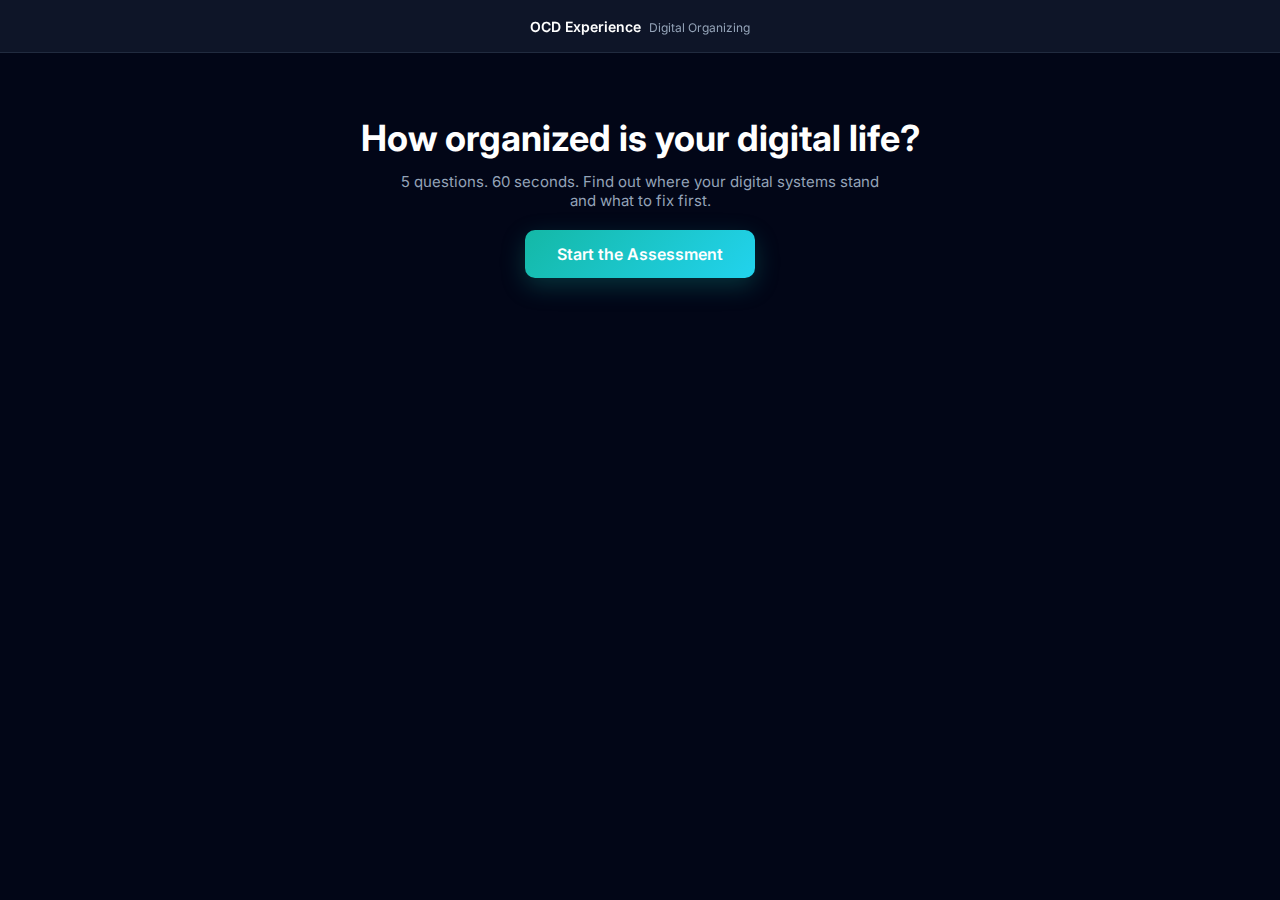
<file: public/digital-organizing/quiz.html>
<!DOCTYPE html>
<html lang="en">
<head>
<meta charset="UTF-8"/>
<meta name="viewport" content="width=device-width,initial-scale=1.0"/>
<title>How Organized Is Your Digital Life? | OCD Experience</title>
<link href="https://fonts.googleapis.com/css2?family=Inter:wght@400;500;600;700&display=swap" rel="stylesheet"/>
<style>
*,*::before,*::after{margin:0;padding:0;box-sizing:border-box}
:root{--slate-50:#f8fafc;--slate-100:#f1f5f9;--slate-200:#e2e8f0;--slate-300:#cbd5e1;--slate-400:#94a3b8;--slate-500:#64748b;--slate-600:#475569;--slate-700:#334155;--slate-800:#1e293b;--slate-900:#0f172a;--slate-950:#020617;--teal-50:#f0fdfa;--teal-100:#ccfbf1;--teal-400:#2dd4bf;--teal-500:#14b8a6;--teal-600:#0d9488;--cyan-400:#22d3ee;--red-400:#f87171;--red-500:#ef4444;--yellow-400:#facc15;--yellow-500:#eab308;--green-400:#4ade80;--green-500:#22c55e;--white:#fff}
html{scroll-behavior:smooth}
body{font-family:'Inter',-apple-system,BlinkMacSystemFont,sans-serif;background:var(--slate-950);color:var(--slate-300);min-height:100vh;-webkit-font-smoothing:antialiased}
.container{max-width:680px;margin:0 auto;padding:0 20px}

/* NAV */
.qz-nav{background:rgba(15,23,42,.9);backdrop-filter:blur(12px);border-bottom:1px solid rgba(51,65,85,.5);padding:16px 0;text-align:center}
.qz-nav span{font-size:.875rem;font-weight:600;color:var(--white)}
.qz-nav small{color:var(--slate-400);margin-left:8px;font-size:.75rem}

/* HERO */
.qz-hero{text-align:center;padding:64px 20px 48px}
.qz-hero h1{font-size:clamp(1.5rem,4vw,2.25rem);font-weight:700;color:var(--white);margin-bottom:12px;line-height:1.2}
.qz-hero p{font-size:.9375rem;color:var(--slate-400);max-width:500px;margin:0 auto}

/* PROGRESS */
.qz-progress{padding:0 20px 32px}
.qz-progress-inner{max-width:680px;margin:0 auto}
.qz-progress-bar{height:6px;background:var(--slate-800);border-radius:999px;overflow:hidden}
.qz-progress-fill{height:100%;background:linear-gradient(90deg,var(--teal-500),var(--cyan-400));border-radius:999px;transition:width .4s ease}
.qz-progress-text{display:flex;justify-content:space-between;margin-top:8px;font-size:.75rem;color:var(--slate-500)}

/* QUESTION */
.qz-question{padding:0 20px 48px}
.qz-card{background:var(--slate-800);border:1px solid var(--slate-700);border-radius:16px;padding:32px;max-width:680px;margin:0 auto}
.qz-card h2{font-size:1.125rem;font-weight:600;color:var(--white);margin-bottom:8px}
.qz-card .qz-cat{font-size:.6875rem;font-weight:600;text-transform:uppercase;letter-spacing:.1em;color:var(--teal-400);margin-bottom:16px}
.qz-options{display:flex;flex-direction:column;gap:10px}
.qz-opt{display:block;width:100%;text-align:left;padding:14px 18px;border-radius:10px;border:1px solid var(--slate-700);background:transparent;color:var(--slate-300);font-size:.875rem;font-family:inherit;cursor:pointer;transition:all .2s}
.qz-opt:hover{border-color:var(--teal-500);background:rgba(20,184,166,.05);color:var(--white)}
.qz-opt.selected{border-color:var(--teal-500);background:rgba(20,184,166,.1);color:var(--white)}

/* RESULTS */
.qz-results{display:none;padding:0 20px 64px}
.qz-results.show{display:block}
.qz-results-card{background:var(--slate-800);border:1px solid var(--slate-700);border-radius:16px;padding:40px 32px;max-width:680px;margin:0 auto;text-align:center}
.qz-score-ring{width:120px;height:120px;border-radius:50%;display:flex;align-items:center;justify-content:center;margin:0 auto 24px;font-size:2rem;font-weight:700;color:var(--white)}
.qz-score-ring.critical{background:rgba(239,68,68,.15);border:3px solid var(--red-500)}
.qz-score-ring.needs-work{background:rgba(234,179,8,.15);border:3px solid var(--yellow-500)}
.qz-score-ring.solid{background:rgba(34,197,94,.15);border:3px solid var(--green-500)}
.qz-results-card h2{font-size:1.5rem;font-weight:700;color:var(--white);margin-bottom:8px}
.qz-results-card .qz-verdict{font-size:1rem;margin-bottom:24px}
.qz-verdict.critical{color:var(--red-400)}
.qz-verdict.needs-work{color:var(--yellow-400)}
.qz-verdict.solid{color:var(--green-400)}
.qz-breakdown{text-align:left;margin-bottom:32px}
.qz-breakdown h3{font-size:.875rem;font-weight:600;color:var(--white);margin-bottom:16px}
.qz-breakdown-row{display:flex;justify-content:space-between;align-items:center;padding:10px 0;border-bottom:1px solid rgba(51,65,85,.5)}
.qz-breakdown-row:last-child{border:none}
.qz-breakdown-label{font-size:.8125rem;color:var(--slate-400)}
.qz-breakdown-score{font-size:.8125rem;font-weight:600;padding:2px 10px;border-radius:999px}
.qz-breakdown-score.low{background:rgba(239,68,68,.15);color:var(--red-400)}
.qz-breakdown-score.mid{background:rgba(234,179,8,.15);color:var(--yellow-400)}
.qz-breakdown-score.high{background:rgba(34,197,94,.15);color:var(--green-400)}
.qz-cta-box{background:rgba(20,184,166,.08);border:1px solid rgba(20,184,166,.2);border-radius:12px;padding:24px;margin-bottom:16px}
.qz-cta-box p{font-size:.875rem;color:var(--slate-300);margin-bottom:16px;line-height:1.6}
.qz-cta-btn{display:inline-flex;align-items:center;gap:8px;padding:14px 32px;border-radius:10px;font-size:1rem;font-weight:600;color:var(--white);background:linear-gradient(135deg,var(--teal-500),var(--cyan-400));box-shadow:0 8px 24px rgba(20,184,166,.25);text-decoration:none;transition:all .3s;border:none;cursor:pointer;font-family:inherit}
.qz-cta-btn:hover{transform:scale(1.05);box-shadow:0 8px 32px rgba(20,184,166,.4)}
.qz-restart{margin-top:16px;font-size:.8125rem;color:var(--slate-500);background:none;border:none;cursor:pointer;font-family:inherit;text-decoration:underline}
.qz-restart:hover{color:var(--white)}

.hidden{display:none!important}
</style>
</head>
<body>

<div class="qz-nav"><span>OCD Experience</span><small>Digital Organizing</small></div>

<div class="qz-hero" id="quizHero">
  <h1>How organized is your digital life?</h1>
  <p>5 questions. 60 seconds. Find out where your digital systems stand and what to fix first.</p>
  <br>
  <button class="qz-cta-btn" onclick="startQuiz()">Start the Assessment</button>
</div>

<div class="hidden" id="quizBody">
  <div class="qz-progress">
    <div class="qz-progress-inner">
      <div class="qz-progress-bar"><div class="qz-progress-fill" id="progressFill" style="width:0%"></div></div>
      <div class="qz-progress-text"><span id="progressLabel">Question 1 of 5</span><span id="progressPct">0%</span></div>
    </div>
  </div>
  <div class="qz-question" id="questionArea"></div>
</div>

<div class="qz-results" id="resultsArea">
  <div class="qz-results-card" id="resultsCard"></div>
</div>

<script>
var questions=[
{cat:"File Management",q:"When you need a specific document, how long does it take to find it?",opts:[
{text:"I know exactly where everything is — under 10 seconds",score:4},
{text:"Usually find it within a minute or two",score:3},
{text:"I search around for a while, sometimes re-download it",score:2},
{text:"I often can't find it and have to recreate or ask someone to resend",score:1}
]},
{cat:"Email & Communication",q:"What does your primary email inbox look like right now?",opts:[
{text:"Under 50 emails, everything processed or filed",score:4},
{text:"A few hundred, mostly under control",score:3},
{text:"Thousands unread, I rely on search to find things",score:2},
{text:"I've lost track — multiple accounts, all overflowing",score:1}
]},
{cat:"Passwords & Security",q:"How do you manage your passwords and account security?",opts:[
{text:"Password manager with unique passwords, 2FA enabled everywhere",score:4},
{text:"Password manager but not fully set up, some reuse",score:3},
{text:"I reuse passwords and reset them when I forget",score:2},
{text:"Same password for most things, no 2FA, lost access to some accounts",score:1}
]},
{cat:"Device & Cloud Sync",q:"Are your files consistent across your devices?",opts:[
{text:"Yes — everything syncs automatically, same structure everywhere",score:4},
{text:"Mostly, but some things only exist on one device",score:3},
{text:"I'm not sure what's where, different files on different devices",score:2},
{text:"Complete chaos — duplicates everywhere, nothing syncs reliably",score:1}
]},
{cat:"System Maintenance",q:"Do you have a routine for maintaining your digital organization?",opts:[
{text:"Yes — weekly cleanup, regular archive, clear naming conventions",score:4},
{text:"I tidy up occasionally when things get bad",score:3},
{text:"I've tried but never stick with it",score:2},
{text:"No routine at all — it just accumulates",score:1}
]}
];

var current=0,answers=[];

function startQuiz(){
  document.getElementById('quizHero').classList.add('hidden');
  document.getElementById('quizBody').classList.remove('hidden');
  showQuestion();
}

function showQuestion(){
  var q=questions[current];
  var pct=Math.round((current/questions.length)*100);
  document.getElementById('progressFill').style.width=pct+'%';
  document.getElementById('progressLabel').textContent='Question '+(current+1)+' of '+questions.length;
  document.getElementById('progressPct').textContent=pct+'%';
  var html='<div class="qz-card"><div class="qz-cat">'+q.cat+'</div><h2>'+q.q+'</h2><div class="qz-options">';
  for(var i=0;i<q.opts.length;i++){
    html+='<button class="qz-opt" onclick="selectAnswer('+i+','+q.opts[i].score+')">'+q.opts[i].text+'</button>';
  }
  html+='</div></div>';
  document.getElementById('questionArea').innerHTML=html;
}

function selectAnswer(idx,score){
  var opts=document.querySelectorAll('.qz-opt');
  for(var i=0;i<opts.length;i++) opts[i].classList.remove('selected');
  opts[idx].classList.add('selected');
  answers.push({cat:questions[current].cat,score:score});
  setTimeout(function(){
    current++;
    if(current<questions.length){showQuestion()}
    else{showResults()}
  },400);
}

function showResults(){
  document.getElementById('quizBody').classList.add('hidden');
  var total=0;
  for(var i=0;i<answers.length;i++) total+=answers[i].score;
  var max=questions.length*4;
  var pct=Math.round((total/max)*100);
  var level,verdict,ctaText;
  if(pct<=40){level='critical';verdict='Your digital systems need urgent attention.';ctaText='Your score indicates significant digital disorganization that is costing you time and creating security risks. A Digital Audit will map the full scope and give you a clear action plan.';}
  else if(pct<=70){level='needs-work';verdict='Your systems are functional but fragile.';ctaText='You have some structure in place but gaps that will widen over time. A Jumpstart Session can close those gaps and build a system that maintains itself.';}
  else{level='solid';verdict='Your digital systems are in good shape.';ctaText='You are ahead of most people. If you want to optimize further or future-proof your setup, a Digital Audit can identify remaining opportunities.';}

  var html='<div class="qz-score-ring '+level+'">'+pct+'%</div>';
  html+='<h2>Your Digital Organization Score</h2>';
  html+='<p class="qz-verdict '+level+'">'+verdict+'</p>';
  html+='<div class="qz-breakdown"><h3>Breakdown by Category</h3>';
  for(var j=0;j<answers.length;j++){
    var s=answers[j].score;
    var cl=s<=1?'low':s<=2?'mid':'high';
    var lb=s<=1?'Critical':s<=2?'Needs Work':s<=3?'OK':'Strong';
    html+='<div class="qz-breakdown-row"><span class="qz-breakdown-label">'+answers[j].cat+'</span><span class="qz-breakdown-score '+cl+'">'+lb+'</span></div>';
  }
  html+='</div>';
  html+='<div class="qz-cta-box"><p>'+ctaText+'</p><a href="/digital-organizing#book" class="qz-cta-btn">Book Your Digital Audit</a></div>';
  html+='<button class="qz-restart" onclick="restart()">Retake Assessment</button>';

  document.getElementById('resultsCard').innerHTML=html;
  document.getElementById('resultsArea').classList.add('show');
}

function restart(){
  current=0;answers=[];
  document.getElementById('resultsArea').classList.remove('show');
  document.getElementById('quizHero').classList.remove('hidden');
}
</script>
</body>
</html>
</file>
<file: public/digital-organizing/styles.css>
/* ============================================================
   Digital Organizing — OCD Experience
   Standalone CSS (no framework dependencies)
   ============================================================ */

/* --- Reset & Base --- */
*, *::before, *::after { margin: 0; padding: 0; box-sizing: border-box; }

:root {
  --slate-50: #f8fafc;
  --slate-100: #f1f5f9;
  --slate-200: #e2e8f0;
  --slate-300: #cbd5e1;
  --slate-400: #94a3b8;
  --slate-500: #64748b;
  --slate-600: #475569;
  --slate-700: #334155;
  --slate-800: #1e293b;
  --slate-900: #0f172a;
  --slate-950: #020617;

  --teal-50: #f0fdfa;
  --teal-100: #ccfbf1;
  --teal-200: #99f6e4;
  --teal-300: #5eead4;
  --teal-400: #2dd4bf;
  --teal-500: #14b8a6;
  --teal-600: #0d9488;

  --cyan-300: #67e8f9;
  --cyan-400: #22d3ee;

  --red-50: #fef2f2;
  --red-400: #f87171;

  --white: #ffffff;

  --font-sans: 'Inter', -apple-system, BlinkMacSystemFont, 'Segoe UI', Roboto, sans-serif;
  --transition: all 0.3s cubic-bezier(0.4, 0, 0.2, 1);
}

html { scroll-behavior: smooth; }
body {
  font-family: var(--font-sans);
  color: var(--slate-600);
  line-height: 1.6;
  -webkit-font-smoothing: antialiased;
  -moz-osx-font-smoothing: grayscale;
  background: var(--white);
}

img { max-width: 100%; height: auto; }
a { text-decoration: none; color: inherit; }
button { cursor: pointer; border: none; background: none; font-family: inherit; }

/* --- Utility --- */
.container {
  width: 100%;
  max-width: 1200px;
  margin: 0 auto;
  padding: 0 24px;
}

.text-balance { text-wrap: balance; }
.sr-only { position: absolute; width: 1px; height: 1px; overflow: hidden; clip: rect(0,0,0,0); }

/* --- Typography --- */
h1, h2, h3, h4 { font-weight: 700; line-height: 1.15; letter-spacing: -0.02em; color: var(--slate-900); }
h1 { font-size: clamp(2.25rem, 5vw, 3.75rem); }
h2 { font-size: clamp(1.875rem, 4vw, 3rem); }
h3 { font-size: 1.125rem; }

.section-label {
  font-size: 0.75rem;
  font-weight: 600;
  text-transform: uppercase;
  letter-spacing: 0.15em;
  color: var(--teal-600);
}

.section-subtitle {
  font-size: 1.125rem;
  color: var(--slate-500);
  max-width: 640px;
  margin: 0 auto;
}

.section-header {
  text-align: center;
  margin-bottom: 64px;
}

.section-header > * + * { margin-top: 16px; }

/* ============================================================
   NAVIGATION
   ============================================================ */
.do-nav {
  position: fixed;
  top: 0; left: 0; right: 0;
  z-index: 100;
  background: rgba(15, 23, 42, 0.85);
  backdrop-filter: blur(12px);
  -webkit-backdrop-filter: blur(12px);
  border-bottom: 1px solid rgba(51, 65, 85, 0.5);
}

.do-nav__inner {
  display: flex;
  align-items: center;
  justify-content: space-between;
  padding: 16px 0;
}

.do-nav__logo {
  display: flex;
  align-items: center;
  gap: 12px;
}

.do-nav__logo-icon {
  width: 36px; height: 36px;
  border-radius: 8px;
  background: linear-gradient(135deg, var(--teal-500), var(--cyan-400));
  display: flex;
  align-items: center;
  justify-content: center;
}

.do-nav__logo-icon svg { width: 18px; height: 18px; color: var(--white); }

.do-nav__logo-text {
  font-size: 0.875rem;
  font-weight: 600;
  color: var(--white);
}

.do-nav__logo-sub {
  font-size: 0.7rem;
  color: var(--slate-400);
  margin-left: 8px;
}

.do-nav__links {
  display: none;
  list-style: none;
  gap: 32px;
  align-items: center;
}

.do-nav__links a {
  font-size: 0.875rem;
  font-weight: 500;
  color: rgba(255,255,255,0.6);
  transition: var(--transition);
}

.do-nav__links a:hover { color: var(--white); }

.do-nav__cta {
  display: none;
  padding: 10px 24px;
  border-radius: 8px;
  font-size: 0.875rem;
  font-weight: 600;
  color: var(--white);
  background: linear-gradient(135deg, var(--teal-500), var(--cyan-400));
  transition: var(--transition);
  box-shadow: 0 4px 14px rgba(20, 184, 166, 0.25);
}

.do-nav__cta:hover { transform: scale(1.05); box-shadow: 0 4px 20px rgba(20, 184, 166, 0.4); }

.do-nav__mobile-btn {
  display: flex;
  color: var(--white);
  padding: 8px;
}

.do-nav__mobile-btn svg { width: 24px; height: 24px; }

.do-nav__mobile-menu {
  display: none;
  flex-direction: column;
  gap: 12px;
  padding: 16px 0 24px;
}

.do-nav__mobile-menu.open { display: flex; }

.do-nav__mobile-menu a {
  font-size: 0.875rem;
  color: rgba(255,255,255,0.6);
  padding: 8px 0;
  transition: var(--transition);
}

.do-nav__mobile-menu a:hover { color: var(--white); }

.do-nav__mobile-cta {
  padding: 12px 24px;
  border-radius: 8px;
  font-size: 0.875rem;
  font-weight: 600;
  color: var(--white);
  background: linear-gradient(135deg, var(--teal-500), var(--cyan-400));
  text-align: center;
}

@media (min-width: 768px) {
  .do-nav__links { display: flex; }
  .do-nav__cta { display: inline-flex; }
  .do-nav__mobile-btn { display: none; }
}

/* ============================================================
   HERO
   ============================================================ */
.do-hero {
  position: relative;
  min-height: 100vh;
  display: flex;
  align-items: center;
  justify-content: center;
  background: var(--slate-950);
  overflow: hidden;
}

.do-hero__grid-bg {
  position: absolute;
  inset: 0;
  background-image:
    linear-gradient(to right, rgba(30,41,59,0.2) 1px, transparent 1px),
    linear-gradient(to bottom, rgba(30,41,59,0.2) 1px, transparent 1px);
  background-size: 64px 64px;
}

.do-hero__glow-1,
.do-hero__glow-2 {
  position: absolute;
  width: 384px; height: 384px;
  border-radius: 50%;
  filter: blur(64px);
}

.do-hero__glow-1 { top: 33%; left: -128px; background: rgba(20,184,166,0.06); }
.do-hero__glow-2 { bottom: 33%; right: -128px; background: rgba(34,211,238,0.06); }

.do-hero__content {
  position: relative;
  z-index: 2;
  text-align: center;
  padding: 128px 24px 96px;
  max-width: 900px;
  margin: 0 auto;
}

.do-hero__badge {
  display: inline-flex;
  align-items: center;
  gap: 8px;
  padding: 8px 16px;
  border-radius: 999px;
  background: rgba(30,41,59,0.6);
  border: 1px solid rgba(51,65,85,0.5);
  backdrop-filter: blur(4px);
  margin-bottom: 32px;
}

.do-hero__badge svg { width: 16px; height: 16px; color: var(--teal-400); }
.do-hero__badge span { font-size: 0.875rem; font-weight: 500; color: var(--slate-300); }

.do-hero h1 { color: var(--white); margin-bottom: 24px; }

.do-hero__accent {
  display: block;
  margin-top: 8px;
  background: linear-gradient(to right, var(--teal-400), var(--cyan-300));
  -webkit-background-clip: text;
  -webkit-text-fill-color: transparent;
  background-clip: text;
}

.do-hero__sub {
  font-size: 1.125rem;
  color: var(--slate-400);
  max-width: 640px;
  margin: 0 auto 32px;
  line-height: 1.7;
}

.do-hero__ctas {
  display: flex;
  flex-direction: column;
  gap: 16px;
  justify-content: center;
  align-items: center;
}

.btn-primary {
  display: inline-flex;
  align-items: center;
  gap: 8px;
  padding: 14px 32px;
  border-radius: 10px;
  font-size: 1rem;
  font-weight: 600;
  color: var(--white);
  background: linear-gradient(135deg, var(--teal-500), var(--cyan-400));
  box-shadow: 0 8px 24px rgba(20,184,166,0.25);
  transition: var(--transition);
}

.btn-primary:hover {
  transform: scale(1.05);
  box-shadow: 0 8px 32px rgba(20,184,166,0.4);
}

.btn-primary svg { width: 20px; height: 20px; }

.btn-outline {
  display: inline-flex;
  align-items: center;
  gap: 8px;
  padding: 14px 32px;
  border-radius: 10px;
  font-size: 1rem;
  font-weight: 600;
  color: var(--slate-300);
  border: 1px solid var(--slate-700);
  transition: var(--transition);
}

.btn-outline:hover {
  background: rgba(30,41,59,0.5);
  color: var(--white);
}

.btn-outline svg { width: 20px; height: 20px; }

.do-hero__stats {
  display: grid;
  grid-template-columns: repeat(3, 1fr);
  gap: 32px;
  margin-top: 64px;
  max-width: 720px;
  margin-left: auto;
  margin-right: auto;
}

.do-hero__stat-value {
  font-size: clamp(1.75rem, 3vw, 2.25rem);
  font-weight: 700;
  color: var(--teal-400);
}

.do-hero__stat-label {
  font-size: 0.8125rem;
  color: var(--slate-500);
  margin-top: 4px;
}

.do-hero__scroll {
  position: absolute;
  bottom: 32px;
  left: 50%;
  transform: translateX(-50%);
  animation: bounce 2s infinite;
}

.do-hero__scroll-dot {
  width: 24px; height: 40px;
  border-radius: 999px;
  border: 2px solid var(--slate-700);
  display: flex;
  align-items: flex-start;
  justify-content: center;
  padding-top: 8px;
}

.do-hero__scroll-dot span {
  width: 4px; height: 8px;
  border-radius: 999px;
  background: var(--teal-400);
}

@keyframes bounce {
  0%, 100% { transform: translateX(-50%) translateY(0); }
  50% { transform: translateX(-50%) translateY(-12px); }
}

@media (min-width: 640px) {
  .do-hero__ctas { flex-direction: row; }
}

/* ============================================================
   PROBLEM SECTION
   ============================================================ */
.do-problem {
  padding: 96px 0;
  background: var(--white);
}

.do-problem__columns {
  display: grid;
  grid-template-columns: 1fr;
  gap: 48px;
  max-width: 960px;
  margin: 0 auto 64px;
}

.do-problem__col {
  background: var(--slate-50);
  border-radius: 16px;
  padding: 32px;
  border: 1px solid var(--slate-200);
}

.do-problem__col--cause {
  background: var(--slate-900);
  border-color: var(--slate-700);
}

.do-problem__col-header {
  display: flex;
  align-items: center;
  gap: 12px;
  margin-bottom: 20px;
}

.do-problem__col-icon {
  width: 32px; height: 32px;
  border-radius: 8px;
  display: flex;
  align-items: center;
  justify-content: center;
}

.do-problem__col-icon--red { background: var(--red-50); color: var(--red-400); }
.do-problem__col-icon--teal { background: rgba(20,184,166,0.15); color: var(--teal-400); }

.do-problem__col-icon svg { width: 16px; height: 16px; }

.do-problem__col-title { font-size: 1rem; font-weight: 600; }
.do-problem__col--cause .do-problem__col-title { color: var(--white); }

.do-problem__symptom-list {
  list-style: none;
  display: flex;
  flex-direction: column;
  gap: 12px;
}

.do-problem__symptom-item {
  display: flex;
  align-items: flex-start;
  gap: 12px;
  font-size: 0.875rem;
  color: var(--slate-600);
}

.do-problem__col--cause .do-problem__symptom-item { color: var(--slate-300); }

.do-problem__symptom-dot {
  width: 6px; height: 6px;
  border-radius: 50%;
  flex-shrink: 0;
  margin-top: 7px;
}

.do-problem__symptom-dot--red { background: var(--red-400); }
.do-problem__symptom-dot--teal { background: var(--teal-400); }

.do-problem__arrow {
  display: flex;
  justify-content: center;
  align-items: center;
}

.do-problem__arrow-icon {
  width: 40px; height: 40px;
  border-radius: 50%;
  background: var(--teal-100);
  display: flex;
  align-items: center;
  justify-content: center;
}

.do-problem__arrow-icon svg { width: 20px; height: 20px; color: var(--teal-600); }

/* Cost cards */
.do-problem__costs {
  display: grid;
  grid-template-columns: repeat(1, 1fr);
  gap: 16px;
  max-width: 960px;
  margin: 0 auto;
}

.do-problem__cost-card {
  background: var(--slate-50);
  border-radius: 16px;
  padding: 24px;
  border: 1px solid var(--slate-200);
  text-align: center;
}

.do-problem__cost-icon {
  width: 48px; height: 48px;
  border-radius: 12px;
  background: var(--teal-50);
  display: flex;
  align-items: center;
  justify-content: center;
  margin: 0 auto 16px;
}

.do-problem__cost-icon svg { width: 24px; height: 24px; color: var(--teal-600); }

.do-problem__cost-title {
  font-size: 0.9375rem;
  font-weight: 600;
  color: var(--slate-900);
  margin-bottom: 8px;
}

.do-problem__cost-desc {
  font-size: 0.8125rem;
  color: var(--slate-500);
  line-height: 1.6;
}

@media (min-width: 768px) {
  .do-problem__columns { grid-template-columns: 1fr auto 1fr; align-items: center; }
  .do-problem__costs { grid-template-columns: repeat(2, 1fr); }
}

@media (min-width: 1024px) {
  .do-problem__costs { grid-template-columns: repeat(4, 1fr); }
}

/* ============================================================
   CLARITY SECTION (What Digital Organizing Is)
   ============================================================ */
.do-clarity {
  padding: 96px 0;
  background: var(--slate-50);
}

.do-clarity__flow {
  max-width: 900px;
  margin: 0 auto;
  display: flex;
  flex-direction: column;
  gap: 24px;
}

.do-clarity__tier {
  border-radius: 16px;
  padding: 32px;
}

.do-clarity__tier--inputs {
  background: var(--white);
  border: 1px solid var(--slate-200);
}

.do-clarity__tier--systems {
  background: var(--white);
  border: 1px solid var(--teal-200);
  box-shadow: 0 0 0 1px var(--teal-100);
}

.do-clarity__tier--outputs {
  background: var(--slate-900);
  border: 1px solid var(--slate-700);
}

.do-clarity__tier-header {
  display: flex;
  align-items: center;
  gap: 12px;
  margin-bottom: 24px;
}

.do-clarity__tier-num {
  width: 32px; height: 32px;
  border-radius: 8px;
  display: flex;
  align-items: center;
  justify-content: center;
  font-size: 0.75rem;
  font-weight: 700;
  color: var(--white);
}

.do-clarity__tier--inputs .do-clarity__tier-num { background: var(--slate-900); }
.do-clarity__tier--systems .do-clarity__tier-num { background: var(--teal-600); }
.do-clarity__tier--outputs .do-clarity__tier-num { background: var(--cyan-400); color: var(--slate-900); }

.do-clarity__tier-title { font-size: 1.0625rem; font-weight: 600; }
.do-clarity__tier--outputs .do-clarity__tier-title { color: var(--white); }

.do-clarity__tier-grid {
  display: grid;
  grid-template-columns: 1fr;
  gap: 16px;
}

.do-clarity__tier-item {
  display: flex;
  align-items: flex-start;
  gap: 12px;
}

.do-clarity__tier-item-icon {
  width: 32px; height: 32px;
  border-radius: 8px;
  display: flex;
  align-items: center;
  justify-content: center;
  flex-shrink: 0;
}

.do-clarity__tier--inputs .do-clarity__tier-item-icon { background: var(--slate-50); }
.do-clarity__tier--inputs .do-clarity__tier-item-icon svg { color: var(--slate-500); }
.do-clarity__tier--systems .do-clarity__tier-item-icon { background: var(--teal-50); }
.do-clarity__tier--systems .do-clarity__tier-item-icon svg { color: var(--teal-600); }
.do-clarity__tier--outputs .do-clarity__tier-item-icon { background: var(--slate-800); }
.do-clarity__tier--outputs .do-clarity__tier-item-icon svg { color: var(--teal-400); }
.do-clarity__tier-item-icon svg { width: 16px; height: 16px; }

.do-clarity__tier-item span {
  font-size: 0.875rem;
  line-height: 1.6;
}

.do-clarity__tier--outputs .do-clarity__tier-item span { color: var(--slate-300); }

.do-clarity__arrow {
  display: flex;
  justify-content: center;
}

.do-clarity__arrow-circle {
  width: 40px; height: 40px;
  border-radius: 50%;
  background: var(--teal-100);
  display: flex;
  align-items: center;
  justify-content: center;
}

.do-clarity__arrow-circle svg { width: 20px; height: 20px; color: var(--teal-600); }

.do-clarity__reframe {
  max-width: 720px;
  margin: 64px auto 0;
  text-align: center;
  background: var(--teal-50);
  border: 1px solid var(--teal-100);
  border-radius: 16px;
  padding: 32px;
}

.do-clarity__reframe p {
  font-size: 0.875rem;
  color: var(--slate-700);
  line-height: 1.7;
}

@media (min-width: 640px) {
  .do-clarity__tier-grid { grid-template-columns: repeat(2, 1fr); }
}

/* ============================================================
   PROCESS SECTION
   ============================================================ */
.do-process {
  padding: 96px 0;
  background: var(--white);
}

.do-process__steps {
  display: grid;
  grid-template-columns: 1fr;
  gap: 24px;
  max-width: 960px;
  margin: 0 auto;
}

.do-process__step {
  background: var(--slate-50);
  border-radius: 16px;
  padding: 32px;
  border: 1px solid var(--slate-200);
  position: relative;
}

.do-process__step-num {
  width: 40px; height: 40px;
  border-radius: 50%;
  background: var(--slate-900);
  color: var(--teal-400);
  display: flex;
  align-items: center;
  justify-content: center;
  font-size: 0.875rem;
  font-weight: 700;
  margin-bottom: 20px;
}

.do-process__step h3 {
  margin-bottom: 8px;
  font-size: 1.125rem;
}

.do-process__step-desc {
  font-size: 0.875rem;
  color: var(--slate-500);
  line-height: 1.6;
  margin-bottom: 16px;
}

.do-process__step-outcome {
  font-size: 0.8125rem;
  color: var(--teal-600);
  font-weight: 500;
  padding-top: 16px;
  border-top: 1px solid var(--slate-200);
}

.do-process__note {
  max-width: 720px;
  margin: 48px auto 0;
  text-align: center;
}

.do-process__note p {
  font-size: 0.875rem;
  color: var(--slate-500);
  background: var(--slate-50);
  border: 1px solid var(--slate-200);
  border-radius: 12px;
  padding: 20px 24px;
}

@media (min-width: 768px) {
  .do-process__steps { grid-template-columns: repeat(2, 1fr); }
}

@media (min-width: 1024px) {
  .do-process__steps { grid-template-columns: repeat(4, 1fr); }
}

/* ============================================================
   OUTCOMES SECTION
   ============================================================ */
.do-outcomes {
  padding: 96px 0;
  background: var(--slate-950);
}

.do-outcomes .section-label { color: var(--teal-400); }
.do-outcomes h2 { color: var(--white); }
.do-outcomes .section-subtitle { color: var(--slate-400); }

.do-outcomes__grid {
  display: grid;
  grid-template-columns: 1fr;
  gap: 16px;
  max-width: 960px;
  margin: 0 auto 48px;
}

.do-outcomes__card {
  background: var(--slate-800);
  border: 1px solid var(--slate-700);
  border-radius: 16px;
  padding: 24px;
}

.do-outcomes__card-icon {
  width: 40px; height: 40px;
  border-radius: 10px;
  background: rgba(20,184,166,0.1);
  display: flex;
  align-items: center;
  justify-content: center;
  margin-bottom: 16px;
}

.do-outcomes__card-icon svg { width: 20px; height: 20px; color: var(--teal-400); }

.do-outcomes__card h3 {
  color: var(--white);
  margin-bottom: 8px;
}

.do-outcomes__card p {
  font-size: 0.875rem;
  color: var(--slate-400);
  line-height: 1.6;
}

.do-outcomes__roi {
  max-width: 720px;
  margin: 0 auto;
  background: linear-gradient(135deg, rgba(20,184,166,0.1), rgba(34,211,238,0.1));
  border: 1px solid rgba(20,184,166,0.2);
  border-radius: 16px;
  padding: 32px;
  text-align: center;
}

.do-outcomes__roi h3 {
  color: var(--white);
  margin-bottom: 16px;
  font-size: 1.25rem;
}

.do-outcomes__roi-compare {
  display: flex;
  flex-direction: column;
  gap: 16px;
  align-items: center;
}

.do-outcomes__roi-item {
  display: flex;
  align-items: center;
  gap: 12px;
}

.do-outcomes__roi-item span:first-child {
  font-size: 1.5rem;
  font-weight: 700;
}

.do-outcomes__roi-item span:last-child {
  font-size: 0.875rem;
  color: var(--slate-400);
}

.do-outcomes__roi-item--cost span:first-child { color: var(--red-400); }
.do-outcomes__roi-item--invest span:first-child { color: var(--teal-400); }

.do-outcomes__roi-vs {
  font-size: 0.75rem;
  font-weight: 600;
  color: var(--slate-500);
  text-transform: uppercase;
  letter-spacing: 0.1em;
}

@media (min-width: 640px) {
  .do-outcomes__grid { grid-template-columns: repeat(2, 1fr); }
  .do-outcomes__roi-compare { flex-direction: row; justify-content: center; gap: 32px; }
}

@media (min-width: 1024px) {
  .do-outcomes__grid { grid-template-columns: repeat(3, 1fr); }
}

/* ============================================================
   FIT FILTER SECTION
   ============================================================ */
.do-fit {
  padding: 96px 0;
  background: var(--slate-50);
}

.do-fit__columns {
  display: grid;
  grid-template-columns: 1fr;
  gap: 32px;
  max-width: 960px;
  margin: 0 auto;
}

.do-fit__col {
  background: var(--white);
  border-radius: 16px;
  padding: 32px;
}

.do-fit__col--good { border: 1px solid var(--teal-200); }
.do-fit__col--bad { border: 1px solid var(--slate-200); }

.do-fit__col-header {
  display: flex;
  align-items: center;
  gap: 12px;
  margin-bottom: 24px;
}

.do-fit__col-icon {
  width: 32px; height: 32px;
  border-radius: 8px;
  display: flex;
  align-items: center;
  justify-content: center;
}

.do-fit__col-icon--good { background: var(--teal-100); color: var(--teal-600); }
.do-fit__col-icon--bad { background: var(--red-50); color: var(--red-400); }
.do-fit__col-icon svg { width: 16px; height: 16px; }

.do-fit__col-title { font-size: 1.0625rem; font-weight: 600; }

.do-fit__list {
  list-style: none;
  display: flex;
  flex-direction: column;
  gap: 16px;
}

.do-fit__list-item {
  display: flex;
  align-items: flex-start;
  gap: 12px;
  font-size: 0.875rem;
  color: var(--slate-600);
  line-height: 1.6;
}

.do-fit__list-dot {
  width: 20px; height: 20px;
  min-width: 20px;
  border-radius: 50%;
  display: flex;
  align-items: center;
  justify-content: center;
  margin-top: 2px;
}

.do-fit__list-dot--good { background: var(--teal-50); }
.do-fit__list-dot--good svg { color: var(--teal-600); }
.do-fit__list-dot--bad { background: var(--red-50); }
.do-fit__list-dot--bad svg { color: var(--red-400); }
.do-fit__list-dot svg { width: 12px; height: 12px; }

.do-fit__note {
  max-width: 720px;
  margin: 48px auto 0;
  text-align: center;
  font-size: 0.8125rem;
  color: var(--slate-500);
}

@media (min-width: 768px) {
  .do-fit__columns { grid-template-columns: repeat(2, 1fr); }
}

/* ============================================================
   CONVERSION SECTION
   ============================================================ */
.do-conversion {
  padding: 96px 0;
  background: var(--white);
}

.do-conversion__cards {
  display: grid;
  grid-template-columns: 1fr;
  gap: 32px;
  max-width: 800px;
  margin: 0 auto;
}

.do-conversion__card {
  border-radius: 16px;
  padding: 40px 32px;
  position: relative;
}

.do-conversion__card--audit {
  background: var(--slate-50);
  border: 1px solid var(--slate-200);
}

.do-conversion__card--jumpstart {
  background: var(--slate-900);
  border: 1px solid var(--slate-700);
}

.do-conversion__card-featured {
  position: absolute;
  top: -12px;
  left: 50%;
  transform: translateX(-50%);
  background: linear-gradient(135deg, var(--teal-500), var(--cyan-400));
  color: var(--white);
  font-size: 0.75rem;
  font-weight: 600;
  padding: 6px 16px;
  border-radius: 999px;
  text-transform: uppercase;
  letter-spacing: 0.05em;
}

.do-conversion__card h3 {
  font-size: 1.375rem;
  margin-bottom: 12px;
}

.do-conversion__card--jumpstart h3 { color: var(--white); }

.do-conversion__card-desc {
  font-size: 0.9375rem;
  margin-bottom: 24px;
  line-height: 1.6;
}

.do-conversion__card--audit .do-conversion__card-desc { color: var(--slate-500); }
.do-conversion__card--jumpstart .do-conversion__card-desc { color: var(--slate-400); }

.do-conversion__card-includes {
  list-style: none;
  display: flex;
  flex-direction: column;
  gap: 10px;
  margin-bottom: 32px;
}

.do-conversion__card-include {
  display: flex;
  align-items: flex-start;
  gap: 10px;
  font-size: 0.8125rem;
}

.do-conversion__card--audit .do-conversion__card-include { color: var(--slate-600); }
.do-conversion__card--jumpstart .do-conversion__card-include { color: var(--slate-300); }

.do-conversion__card-include svg {
  width: 16px; height: 16px;
  flex-shrink: 0;
  margin-top: 2px;
  color: var(--teal-500);
}

.do-conversion__card .btn-primary,
.do-conversion__card .btn-outline {
  width: 100%;
  justify-content: center;
}

@media (min-width: 768px) {
  .do-conversion__cards { grid-template-columns: repeat(2, 1fr); }
}

/* ============================================================
   TRUST SECTION
   ============================================================ */
.do-trust {
  padding: 96px 0;
  background: var(--slate-50);
}

.do-trust__grid {
  display: grid;
  grid-template-columns: 1fr;
  gap: 16px;
  max-width: 960px;
  margin: 0 auto;
}

.do-trust__card {
  background: var(--white);
  border: 1px solid var(--slate-200);
  border-radius: 16px;
  padding: 24px;
}

.do-trust__card-icon {
  width: 40px; height: 40px;
  border-radius: 10px;
  background: var(--slate-50);
  display: flex;
  align-items: center;
  justify-content: center;
  margin-bottom: 16px;
}

.do-trust__card-icon svg { width: 20px; height: 20px; color: var(--slate-700); }

.do-trust__card h3 {
  font-size: 0.9375rem;
  margin-bottom: 8px;
}

.do-trust__card p {
  font-size: 0.8125rem;
  color: var(--slate-500);
  line-height: 1.6;
}

@media (min-width: 640px) {
  .do-trust__grid { grid-template-columns: repeat(2, 1fr); }
}

@media (min-width: 1024px) {
  .do-trust__grid { grid-template-columns: repeat(3, 1fr); }
}

/* ============================================================
   FAQ SECTION
   ============================================================ */
.do-faq {
  padding: 96px 0;
  background: var(--white);
}

.do-faq__list {
  max-width: 720px;
  margin: 0 auto;
  display: flex;
  flex-direction: column;
  gap: 12px;
}

.do-faq__item {
  background: var(--white);
  border: 1px solid var(--slate-200);
  border-radius: 12px;
  overflow: hidden;
  transition: var(--transition);
}

.do-faq__item:hover { border-color: var(--slate-300); }

.do-faq__question {
  width: 100%;
  display: flex;
  align-items: center;
  justify-content: space-between;
  padding: 24px;
  text-align: left;
  font-size: 1rem;
  font-weight: 600;
  color: var(--slate-900);
}

.do-faq__question svg {
  width: 20px; height: 20px;
  color: var(--slate-400);
  flex-shrink: 0;
  transition: transform 0.3s;
}

.do-faq__item.open .do-faq__question svg { transform: rotate(180deg); }

.do-faq__answer {
  max-height: 0;
  overflow: hidden;
  transition: max-height 0.4s ease, opacity 0.3s;
  opacity: 0;
}

.do-faq__item.open .do-faq__answer {
  max-height: 500px;
  opacity: 1;
}

.do-faq__answer p {
  padding: 0 24px 24px;
  font-size: 0.875rem;
  color: var(--slate-600);
  line-height: 1.7;
}

/* ============================================================
   TRAFFIC FRAMEWORKS SECTION
   ============================================================ */
.do-traffic {
  padding: 96px 0;
  background: var(--slate-900);
}

.do-traffic .section-label { color: var(--teal-400); }
.do-traffic h2 { color: var(--white); }
.do-traffic .section-subtitle { color: var(--slate-400); }

.do-traffic__blocks {
  display: grid;
  grid-template-columns: 1fr;
  gap: 32px;
  max-width: 960px;
  margin: 0 auto;
}

.do-traffic__block {
  background: var(--slate-800);
  border: 1px solid var(--slate-700);
  border-radius: 16px;
  padding: 32px;
}

.do-traffic__block-header {
  display: flex;
  align-items: center;
  gap: 12px;
  margin-bottom: 24px;
}

.do-traffic__block-icon {
  width: 36px; height: 36px;
  border-radius: 10px;
  background: rgba(20,184,166,0.1);
  display: flex;
  align-items: center;
  justify-content: center;
}

.do-traffic__block-icon svg { width: 18px; height: 18px; color: var(--teal-400); }

.do-traffic__block h3 {
  color: var(--white);
  font-size: 1.0625rem;
}

.do-traffic__table {
  width: 100%;
  border-collapse: collapse;
}

.do-traffic__table th {
  text-align: left;
  font-size: 0.6875rem;
  font-weight: 600;
  text-transform: uppercase;
  letter-spacing: 0.1em;
  color: var(--slate-400);
  padding: 8px 12px;
  border-bottom: 1px solid var(--slate-700);
}

.do-traffic__table td {
  font-size: 0.8125rem;
  color: var(--slate-300);
  padding: 12px;
  border-bottom: 1px solid rgba(51,65,85,0.4);
  vertical-align: top;
  line-height: 1.5;
}

.do-traffic__table tr:last-child td { border-bottom: none; }

.do-traffic__intent-badge {
  display: inline-block;
  padding: 2px 10px;
  border-radius: 999px;
  font-size: 0.6875rem;
  font-weight: 600;
}

.do-traffic__intent-badge--high { background: rgba(20,184,166,0.15); color: var(--teal-400); }
.do-traffic__intent-badge--mid { background: rgba(34,211,238,0.12); color: var(--cyan-400); }
.do-traffic__intent-badge--low { background: rgba(148,163,184,0.15); color: var(--slate-400); }

.do-traffic__list {
  list-style: none;
  display: flex;
  flex-direction: column;
  gap: 12px;
}

.do-traffic__list li {
  display: flex;
  align-items: flex-start;
  gap: 10px;
  font-size: 0.8125rem;
  color: var(--slate-300);
  line-height: 1.6;
}

.do-traffic__list-dot {
  width: 6px; height: 6px;
  border-radius: 50%;
  background: var(--teal-400);
  flex-shrink: 0;
  margin-top: 7px;
}

@media (min-width: 768px) {
  .do-traffic__blocks { grid-template-columns: repeat(2, 1fr); }
}

/* ============================================================
   CONVERSION SYSTEMS SECTION
   ============================================================ */
.do-conv-sys {
  padding: 96px 0;
  background: var(--slate-50);
}

.do-conv-sys__blocks {
  display: grid;
  grid-template-columns: 1fr;
  gap: 32px;
  max-width: 960px;
  margin: 0 auto;
}

.do-conv-sys__block {
  background: var(--white);
  border: 1px solid var(--slate-200);
  border-radius: 16px;
  padding: 32px;
}

.do-conv-sys__block-header {
  display: flex;
  align-items: center;
  gap: 12px;
  margin-bottom: 24px;
}

.do-conv-sys__block-icon {
  width: 36px; height: 36px;
  border-radius: 10px;
  background: var(--teal-50);
  display: flex;
  align-items: center;
  justify-content: center;
}

.do-conv-sys__block-icon svg { width: 18px; height: 18px; color: var(--teal-600); }

.do-conv-sys__block h3 {
  font-size: 1.0625rem;
}

/* Ladder */
.do-conv-sys__ladder {
  display: flex;
  flex-direction: column;
  gap: 16px;
}

.do-conv-sys__ladder-step {
  display: flex;
  gap: 16px;
  padding: 16px;
  background: var(--slate-50);
  border-radius: 12px;
  border: 1px solid var(--slate-200);
}

.do-conv-sys__ladder-num {
  width: 28px; height: 28px;
  border-radius: 50%;
  background: var(--teal-100);
  color: var(--teal-600);
  display: flex;
  align-items: center;
  justify-content: center;
  font-size: 0.75rem;
  font-weight: 700;
  flex-shrink: 0;
}

.do-conv-sys__ladder-content h4 {
  font-size: 0.9375rem;
  font-weight: 600;
  color: var(--slate-900);
  margin-bottom: 4px;
}

.do-conv-sys__ladder-content p {
  font-size: 0.8125rem;
  color: var(--slate-500);
  line-height: 1.5;
}

/* Table (retention & data capture) */
.do-conv-sys__table {
  width: 100%;
  border-collapse: collapse;
}

.do-conv-sys__table th {
  text-align: left;
  font-size: 0.6875rem;
  font-weight: 600;
  text-transform: uppercase;
  letter-spacing: 0.1em;
  color: var(--slate-400);
  padding: 8px 12px;
  border-bottom: 1px solid var(--slate-200);
}

.do-conv-sys__table td {
  font-size: 0.8125rem;
  color: var(--slate-600);
  padding: 12px;
  border-bottom: 1px solid var(--slate-100);
  vertical-align: top;
  line-height: 1.5;
}

.do-conv-sys__table tr:last-child td { border-bottom: none; }

@media (min-width: 768px) {
  .do-conv-sys__blocks { grid-template-columns: repeat(2, 1fr); }
  .do-conv-sys__blocks > :first-child { grid-column: 1 / -1; }
}

/* ============================================================
   FOOTER
   ============================================================ */
.do-footer {
  background: var(--slate-950);
  border-top: 1px solid var(--slate-800);
}

.do-footer__cta-band {
  padding: 64px 24px;
  text-align: center;
}

.do-footer__cta-band h2 { color: var(--white); margin-bottom: 16px; }
.do-footer__cta-band > p {
  color: var(--slate-400);
  max-width: 520px;
  margin: 0 auto 24px;
  font-size: 0.9375rem;
}

.do-footer__cta-buttons {
  display: flex;
  flex-direction: column;
  gap: 12px;
  justify-content: center;
  align-items: center;
}

.do-footer__bottom {
  border-top: 1px solid var(--slate-800);
  padding: 32px 0;
}

.do-footer__bottom-inner {
  display: flex;
  flex-direction: column;
  align-items: center;
  gap: 24px;
}

.do-footer__logo {
  display: flex;
  align-items: center;
  gap: 12px;
}

.do-footer__logo-icon {
  width: 32px; height: 32px;
  border-radius: 8px;
  background: linear-gradient(135deg, var(--teal-500), var(--cyan-400));
  display: flex;
  align-items: center;
  justify-content: center;
}

.do-footer__logo-icon svg { width: 16px; height: 16px; color: var(--white); }
.do-footer__logo-text { font-size: 0.875rem; font-weight: 600; color: var(--white); }
.do-footer__logo-sub { font-size: 0.75rem; color: var(--slate-500); margin-left: 8px; }

.do-footer__links {
  display: flex;
  flex-wrap: wrap;
  justify-content: center;
  gap: 24px;
  list-style: none;
}

.do-footer__links a {
  font-size: 0.8125rem;
  color: var(--slate-500);
  transition: var(--transition);
}

.do-footer__links a:hover { color: var(--white); }

.do-footer__copy {
  font-size: 0.75rem;
  color: var(--slate-600);
}

@media (min-width: 640px) {
  .do-footer__cta-buttons { flex-direction: row; }
}

@media (min-width: 768px) {
  .do-footer__bottom-inner {
    flex-direction: row;
    justify-content: space-between;
  }
}

/* ============================================================
   CASE STUDY SECTION
   ============================================================ */
.do-case-study {
  padding: 96px 0;
  background: var(--white);
}

.do-case__insight {
  max-width: 900px;
  margin: 0 auto 48px;
  background: var(--slate-900);
  border-radius: 16px;
  padding: 32px;
  border: 1px solid var(--slate-700);
  display: flex;
  gap: 16px;
  align-items: flex-start;
}

.do-case__insight-icon {
  width: 40px; height: 40px;
  border-radius: 10px;
  background: rgba(20,184,166,0.1);
  display: flex;
  align-items: center;
  justify-content: center;
  font-size: 1.125rem;
  font-weight: 700;
  color: var(--teal-400);
  flex-shrink: 0;
}

.do-case__insight h3 {
  color: var(--white);
  font-size: 1.125rem;
  margin-bottom: 8px;
}

.do-case__insight p {
  font-size: 0.875rem;
  color: var(--slate-400);
  line-height: 1.7;
}

.do-case__grid {
  max-width: 900px;
  margin: 0 auto 48px;
  display: grid;
  grid-template-columns: 1fr;
  gap: 32px;
}

.do-case__col {
  border-radius: 16px;
  padding: 32px;
}

.do-case__col--before {
  background: rgba(254,242,242,0.5);
  border: 1px solid #fecaca;
}

.do-case__col--after {
  background: rgba(240,253,250,0.5);
  border: 1px solid var(--teal-100);
}

.do-case__col-header {
  display: flex;
  align-items: center;
  gap: 12px;
  margin-bottom: 24px;
}

.do-case__col-badge {
  width: 32px; height: 32px;
  border-radius: 8px;
  display: flex;
  align-items: center;
  justify-content: center;
  font-size: 0.75rem;
  font-weight: 700;
}

.do-case__col-badge--before { background: #fecaca; color: #ef4444; }
.do-case__col-badge--after { background: var(--teal-100); color: var(--teal-600); }

.do-case__col-header h3 { font-size: 1.0625rem; font-weight: 600; }

.do-case__items { display: flex; flex-direction: column; gap: 16px; }

.do-case__item h4 {
  font-size: 0.875rem;
  font-weight: 600;
  color: var(--slate-800);
  margin-bottom: 4px;
}

.do-case__item p {
  font-size: 0.8125rem;
  color: var(--slate-500);
  line-height: 1.6;
}

.do-case__metrics {
  margin-top: 24px;
  padding-top: 24px;
  display: grid;
  grid-template-columns: repeat(2, 1fr);
  gap: 16px;
}

.do-case__col--before .do-case__metrics { border-top: 1px solid #fecaca; }
.do-case__col--after .do-case__metrics { border-top: 1px solid var(--teal-100); }

.do-case__metric-val {
  display: block;
  font-size: 1.5rem;
  font-weight: 700;
}

.do-case__metric-val--red { color: var(--red-400); }
.do-case__metric-val--teal { color: var(--teal-500); }

.do-case__metric-label {
  font-size: 0.75rem;
  color: var(--slate-500);
}

.do-case__process {
  max-width: 900px;
  margin: 0 auto 48px;
}

.do-case__process > h3 {
  text-align: center;
  font-size: 1.0625rem;
  margin-bottom: 24px;
}

.do-case__steps {
  display: grid;
  grid-template-columns: 1fr;
  gap: 16px;
}

.do-case__step {
  background: var(--slate-50);
  border: 1px solid var(--slate-200);
  border-radius: 12px;
  padding: 20px;
}

.do-case__step-num {
  width: 28px; height: 28px;
  border-radius: 50%;
  background: var(--slate-900);
  color: var(--teal-400);
  display: flex;
  align-items: center;
  justify-content: center;
  font-size: 0.75rem;
  font-weight: 700;
  margin-bottom: 12px;
}

.do-case__step h4 {
  font-size: 0.875rem;
  font-weight: 600;
  color: var(--slate-900);
  margin-bottom: 4px;
}

.do-case__step p {
  font-size: 0.75rem;
  color: var(--slate-500);
  line-height: 1.6;
}

.do-case__takeaway {
  max-width: 720px;
  margin: 0 auto;
  text-align: center;
  background: var(--teal-50);
  border: 1px solid var(--teal-100);
  border-radius: 16px;
  padding: 32px;
}

.do-case__takeaway p {
  font-size: 0.875rem;
  color: var(--slate-700);
  line-height: 1.7;
  margin-bottom: 12px;
}

.do-case__takeaway-bold {
  color: var(--teal-700) !important;
  font-weight: 600;
}

@media (min-width: 640px) {
  .do-case__steps { grid-template-columns: repeat(2, 1fr); }
}

@media (min-width: 768px) {
  .do-case__grid { grid-template-columns: repeat(2, 1fr); }
}

@media (min-width: 1024px) {
  .do-case__steps { grid-template-columns: repeat(5, 1fr); }
}

/* ============================================================
   CLAWBOT SECTION
   ============================================================ */
.do-clawbot {
  padding: 96px 0;
  background: var(--slate-950);
  position: relative;
  overflow: hidden;
}

.do-clawbot .section-label { color: var(--teal-400); }
.do-clawbot h2 { color: var(--white); }
.do-clawbot .section-subtitle { color: var(--slate-400); }

.do-clawbot__grid-bg {
  position: absolute;
  inset: 0;
  background-image:
    linear-gradient(to right, rgba(30,41,59,0.13) 1px, transparent 1px),
    linear-gradient(to bottom, rgba(30,41,59,0.13) 1px, transparent 1px);
  background-size: 48px 48px;
}

.do-clawbot__badge {
  display: inline-flex;
  align-items: center;
  gap: 8px;
  padding: 8px 16px;
  border-radius: 999px;
  background: rgba(30,41,59,0.6);
  border: 1px solid rgba(51,65,85,0.5);
  backdrop-filter: blur(4px);
  margin-bottom: 16px;
}

.do-clawbot__badge svg { width: 16px; height: 16px; color: var(--teal-400); }
.do-clawbot__badge span { font-size: 0.875rem; font-weight: 500; color: var(--slate-300); }

.do-clawbot__caps {
  display: grid;
  grid-template-columns: 1fr;
  gap: 20px;
  max-width: 960px;
  margin: 0 auto 48px;
}

.do-clawbot__cap {
  background: rgba(30,41,59,0.5);
  border: 1px solid rgba(51,65,85,0.5);
  border-radius: 16px;
  padding: 24px;
  backdrop-filter: blur(4px);
  transition: var(--transition);
}

.do-clawbot__cap:hover { border-color: rgba(20,184,166,0.3); }

.do-clawbot__cap-icon {
  width: 40px; height: 40px;
  border-radius: 12px;
  background: rgba(20,184,166,0.1);
  display: flex;
  align-items: center;
  justify-content: center;
  margin-bottom: 16px;
}

.do-clawbot__cap-icon svg { width: 20px; height: 20px; color: var(--teal-400); }

.do-clawbot__cap h3 {
  color: var(--white);
  font-size: 1rem;
  font-weight: 600;
  margin-bottom: 8px;
}

.do-clawbot__cap p {
  font-size: 0.8125rem;
  color: var(--slate-400);
  line-height: 1.6;
}

.do-clawbot__flow {
  max-width: 900px;
  margin: 0 auto 48px;
  background: rgba(30,41,59,0.3);
  border: 1px solid rgba(51,65,85,0.5);
  border-radius: 16px;
  padding: 32px;
}

.do-clawbot__flow > h3 {
  color: var(--white);
  font-size: 1.125rem;
  text-align: center;
  margin-bottom: 24px;
}

.do-clawbot__flow-steps {
  display: grid;
  grid-template-columns: 1fr;
  gap: 24px;
}

.do-clawbot__flow-step { text-align: center; }

.do-clawbot__flow-num {
  width: 48px; height: 48px;
  border-radius: 50%;
  background: rgba(20,184,166,0.1);
  display: flex;
  align-items: center;
  justify-content: center;
  margin: 0 auto 12px;
  color: var(--teal-400);
  font-weight: 700;
}

.do-clawbot__flow-step h4 {
  color: var(--white);
  font-size: 0.875rem;
  font-weight: 600;
  margin-bottom: 8px;
}

.do-clawbot__flow-step p {
  font-size: 0.75rem;
  color: var(--slate-400);
  line-height: 1.6;
}

.do-clawbot__cta {
  max-width: 520px;
  margin: 0 auto;
  text-align: center;
}

.do-clawbot__cta p {
  font-size: 0.75rem;
  color: var(--slate-500);
  margin-top: 16px;
}

@media (min-width: 640px) {
  .do-clawbot__caps { grid-template-columns: repeat(2, 1fr); }
  .do-clawbot__flow-steps { grid-template-columns: repeat(3, 1fr); }
}

@media (min-width: 1024px) {
  .do-clawbot__caps { grid-template-columns: repeat(3, 1fr); }
}

/* ============================================================
   TABLE RESPONSIVE WRAPPER
   ============================================================ */
.table-wrap {
  overflow-x: auto;
  -webkit-overflow-scrolling: touch;
}
</file>
